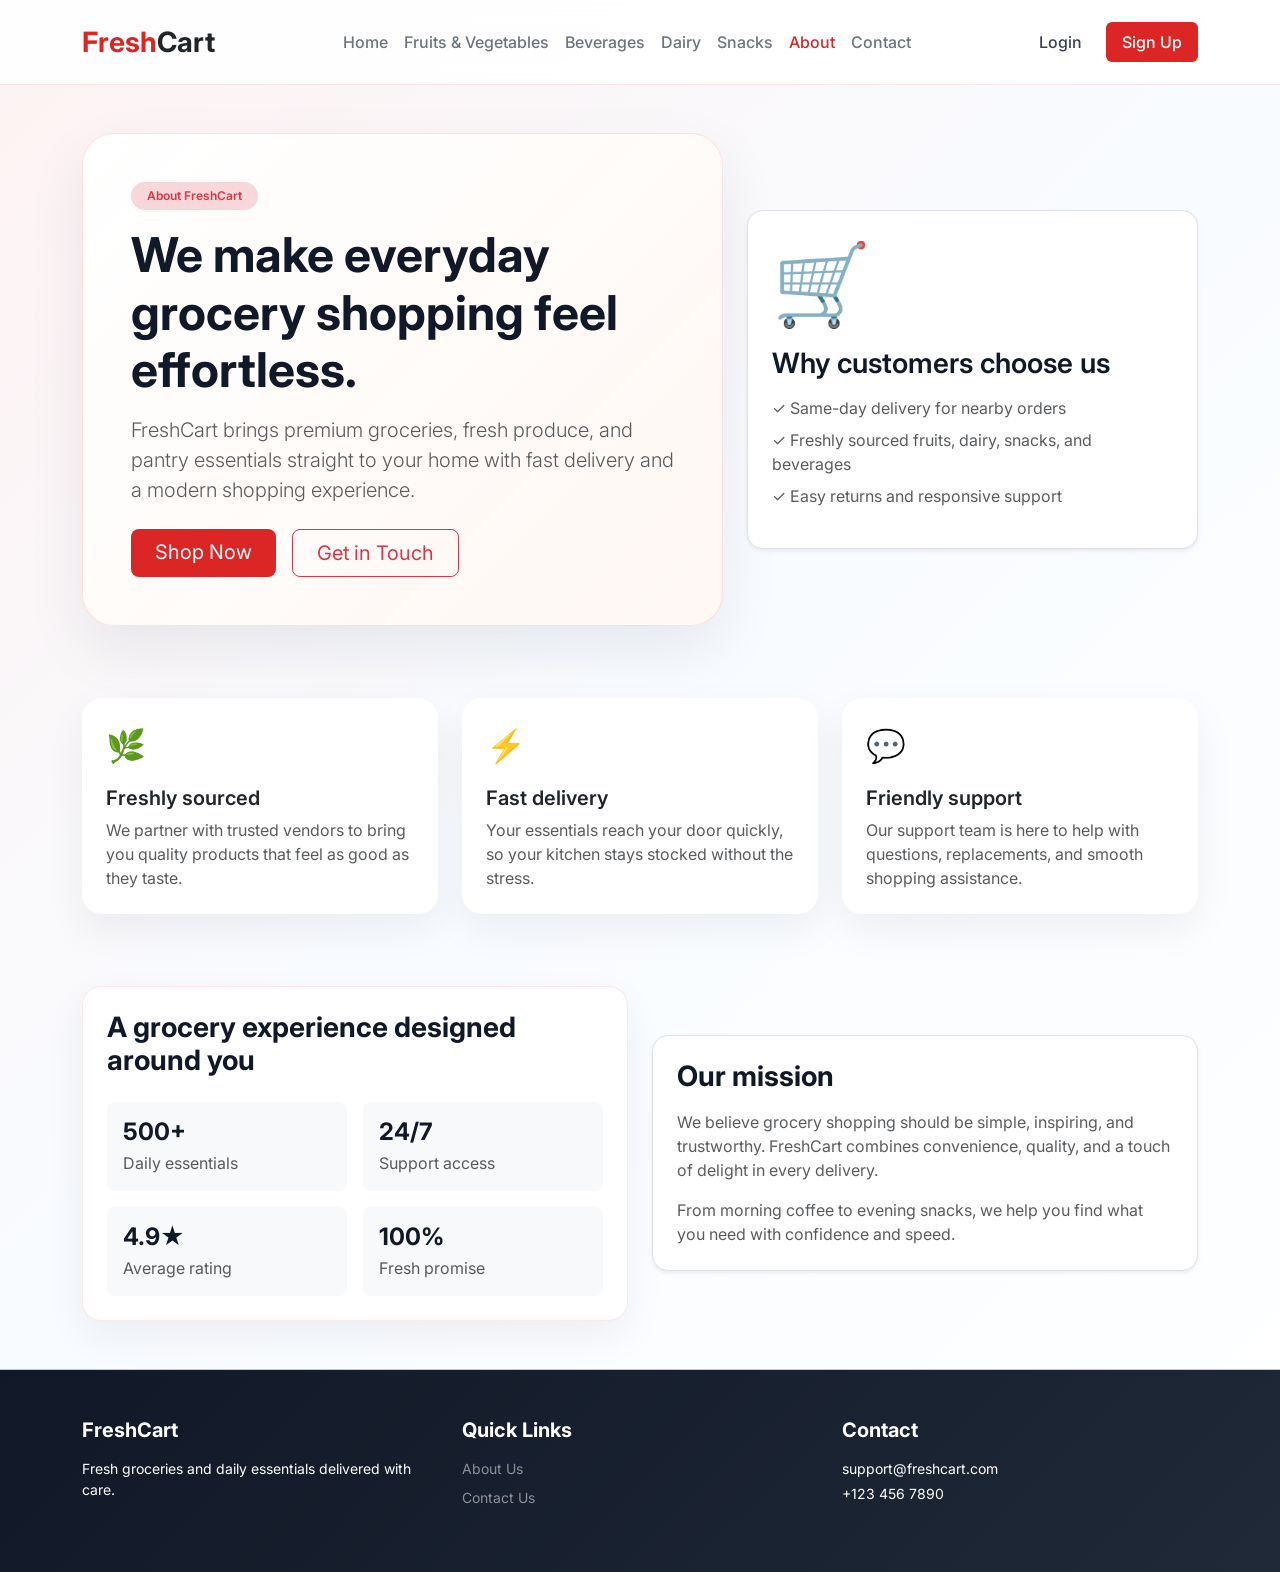
<file: Freshcart/about.html>
<!DOCTYPE html>
<html lang="en">
<head>
    <meta charset="UTF-8">
    <meta name="viewport" content="width=device-width, initial-scale=1.0">
    <title>FreshCart - About Us</title>
    <link href="https://cdn.jsdelivr.net/npm/bootstrap@5.3.3/dist/css/bootstrap.min.css" rel="stylesheet">
    <link rel="preconnect" href="https://fonts.googleapis.com">
    <link rel="preconnect" href="https://fonts.gstatic.com" crossorigin>
    <link href="https://fonts.googleapis.com/css2?family=Inter:wght@400;500;600;700;800&display=swap" rel="stylesheet">
    <style>
        body {
            font-family: 'Inter', sans-serif;
            background: linear-gradient(135deg, #fef2f2 0%, #f8fbff 45%, #ffffff 100%);
            color: #111827;
            display: flex;
            flex-direction: column;
            min-height: 100vh;
        }
        .navbar-glass {
            background: rgba(255,255,255,0.9);
            -webkit-backdrop-filter: blur(14px);
            backdrop-filter: blur(14px);
            border-bottom: 1px solid rgba(220, 38, 38, 0.1);
        }
        .text-brand { color: #dc2626 !important; }
        .btn-brand {
            background-color: #dc2626;
            color: white;
            border: none;
        }
        .btn-brand:hover {
            background-color: #b91c1c;
            color: white;
        }
        .hero-card {
            background: linear-gradient(135deg, rgba(255,255,255,0.98), rgba(255,247,242,0.96));
            border: 1px solid rgba(220, 38, 38, 0.12);
            border-radius: 2rem;
            box-shadow: 0 24px 60px rgba(15, 23, 42, 0.08);
        }
        .feature-card {
            border: 0;
            border-radius: 1.25rem;
            box-shadow: 0 16px 40px rgba(15, 23, 42, 0.06);
            transition: transform 0.25s ease, box-shadow 0.25s ease;
        }
        .feature-card:hover {
            transform: translateY(-6px);
            box-shadow: 0 20px 50px rgba(15, 23, 42, 0.12);
        }
        .stats-card {
            background: white;
            border-radius: 1.2rem;
            border: 1px solid rgba(220, 38, 38, 0.1);
            box-shadow: 0 16px 40px rgba(15, 23, 42, 0.06);
        }
        .footer-shell {
            background: linear-gradient(135deg, #111827 0%, #1f2937 100%);
        }
        .text-white-hover {
            color: #9ca3af; 
            transition: color 0.18s ease;
        }
        .text-white-hover:hover {
            color: #ffffff !important;
        }
        .btn-login {
            border: none !important;
            color: #374151;
        }
        .btn-login:hover {
            color: #0d6efd !important; 
        }
    </style>
</head>
<body>
    <nav class="navbar navbar-expand-lg navbar-glass sticky-top py-3">
        <div class="container">
            <a class="navbar-brand fw-bold fs-3" href="index.html">
                <span class="text-brand">Fresh</span><span class="text-dark">Cart</span>
            </a>
            <button class="navbar-toggler" type="button" data-bs-toggle="collapse" data-bs-target="#navbarNav" aria-label="Toggle navigation">
                <span class="navbar-toggler-icon"></span>
            </button>
            <div class="collapse navbar-collapse" id="navbarNav">
                <ul class="navbar-nav mx-auto mb-2 mb-lg-0 fw-medium">
                    <li class="nav-item"><a class="nav-link text-secondary" href="index.html">Home</a></li>
                    <li class="nav-item"><a class="nav-link text-secondary" href="fruits-vegetable.html">Fruits & Vegetables</a></li>
                    <li class="nav-item"><a class="nav-link text-secondary" href="beverages.html">Beverages</a></li>
                    <li class="nav-item"><a class="nav-link text-secondary" href="dairy.html">Dairy</a></li>
                    <li class="nav-item"><a class="nav-link text-secondary" href="snacks.html">Snacks</a></li>
                    <li class="nav-item"><a class="nav-link active text-brand" href="about.html">About</a></li>
                    <li class="nav-item"><a class="nav-link text-secondary" href="contact.html">Contact</a></li>
                </ul>
                <a href="login.html" class="btn btn-login me-2 px-3 py-2 fw-medium">Login</a>
                <a href="signup.html" class="btn btn-brand px-3 py-2 fw-medium">Sign Up</a>
            </div>
        </div>
    </nav>

    <main>
        <section class="container py-5">
            <div class="row align-items-center g-4">
                <div class="col-lg-7">
                    <div class="hero-card p-4 p-lg-5">
                        <span class="badge rounded-pill bg-danger-subtle text-danger fw-semibold px-3 py-2 mb-3">About FreshCart</span>
                        <h1 class="display-5 fw-bold mb-3">We make everyday grocery shopping feel effortless.</h1>
                        <p class="lead text-muted mb-4">FreshCart brings premium groceries, fresh produce, and pantry essentials straight to your home with fast delivery and a modern shopping experience.</p>
                        <div class="d-flex flex-wrap gap-3">
                            <a href="index.html" class="btn btn-brand btn-lg px-4 py-2">Shop Now</a>
                            <a href="contact.html" class="btn btn-outline-danger btn-lg px-4 py-2">Get in Touch</a>
                        </div>
                    </div>
                </div>
                <div class="col-lg-5">
                    <div class="p-4 rounded-4 bg-white shadow-sm border">
                        <div class="display-1 mb-3">🛒</div>
                        <h3 class="fw-semibold mb-3">Why customers choose us</h3>
                        <ul class="list-unstyled text-muted">
                            <li class="mb-2">✓ Same-day delivery for nearby orders</li>
                            <li class="mb-2">✓ Freshly sourced fruits, dairy, snacks, and beverages</li>
                            <li class="mb-2">✓ Easy returns and responsive support</li>
                        </ul>
                    </div>
                </div>
            </div>
        </section>

        <section class="container py-4">
            <div class="row g-4">
                <div class="col-md-4">
                    <div class="feature-card card h-100 p-4">
                        <div class="fs-2 mb-3">🌿</div>
                        <h5 class="fw-semibold">Freshly sourced</h5>
                        <p class="text-muted mb-0">We partner with trusted vendors to bring you quality products that feel as good as they taste.</p>
                    </div>
                </div>
                <div class="col-md-4">
                    <div class="feature-card card h-100 p-4">
                        <div class="fs-2 mb-3">⚡</div>
                        <h5 class="fw-semibold">Fast delivery</h5>
                        <p class="text-muted mb-0">Your essentials reach your door quickly, so your kitchen stays stocked without the stress.</p>
                    </div>
                </div>
                <div class="col-md-4">
                    <div class="feature-card card h-100 p-4">
                        <div class="fs-2 mb-3">💬</div>
                        <h5 class="fw-semibold">Friendly support</h5>
                        <p class="text-muted mb-0">Our support team is here to help with questions, replacements, and smooth shopping assistance.</p>
                    </div>
                </div>
            </div>
        </section>

        <section class="container py-5">
            <div class="row g-4 align-items-center">
                <div class="col-lg-6">
                    <div class="stats-card p-4">
                        <h3 class="fw-bold mb-4">A grocery experience designed around you</h3>
                        <div class="row g-3">
                            <div class="col-6">
                                <div class="p-3 rounded-3 bg-light">
                                    <h4 class="fw-bold mb-1">500+</h4>
                                    <p class="text-muted mb-0">Daily essentials</p>
                                </div>
                            </div>
                            <div class="col-6">
                                <div class="p-3 rounded-3 bg-light">
                                    <h4 class="fw-bold mb-1">24/7</h4>
                                    <p class="text-muted mb-0">Support access</p>
                                </div>
                            </div>
                            <div class="col-6">
                                <div class="p-3 rounded-3 bg-light">
                                    <h4 class="fw-bold mb-1">4.9★</h4>
                                    <p class="text-muted mb-0">Average rating</p>
                                </div>
                            </div>
                            <div class="col-6">
                                <div class="p-3 rounded-3 bg-light">
                                    <h4 class="fw-bold mb-1">100%</h4>
                                    <p class="text-muted mb-0">Fresh promise</p>
                                </div>
                            </div>
                        </div>
                    </div>
                </div>
                <div class="col-lg-6">
                    <div class="p-4 rounded-4 bg-white shadow-sm border">
                        <h3 class="fw-bold mb-3">Our mission</h3>
                        <p class="text-muted">We believe grocery shopping should be simple, inspiring, and trustworthy. FreshCart combines convenience, quality, and a touch of delight in every delivery.</p>
                        <p class="text-muted mb-0">From morning coffee to evening snacks, we help you find what you need with confidence and speed.</p>
                    </div>
                </div>
            </div>
        </section>
    </main>

    <footer class="footer-shell text-white py-5 mt-auto border-top border-secondary-subtle">
        <div class="container">
            <div class="row g-4">
                <div class="col-md-4">
                    <h5 class="text-white fw-bold mb-3">FreshCart</h5>
                    <p class="small">Fresh groceries and daily essentials delivered with care.</p>
                </div>
                <div class="col-md-4">
                    <h5 class="text-white fw-bold mb-3">Quick Links</h5>
                    <ul class="list-unstyled small d-flex flex-column gap-2">
                        <li><a href="about.html" class="text-white-50 text-decoration-none text-white-hover">About Us</a></li>
                        <li><a href="contact.html" class="text-white-50 text-decoration-none text-white-hover">Contact Us</a></li>
                    </ul>
                </div>
                <div class="col-md-4">
                    <h5 class="text-white fw-bold mb-3">Contact</h5>
                    <p class="small mb-1">support@freshcart.com</p>
                    <p class="small">+123 456 7890</p>
                </div>
            </div>
        </div>
    </footer>

    <script src="https://cdn.jsdelivr.net/npm/bootstrap@5.3.3/dist/js/bootstrap.bundle.min.js"></script>
</body>
</html>
</file>
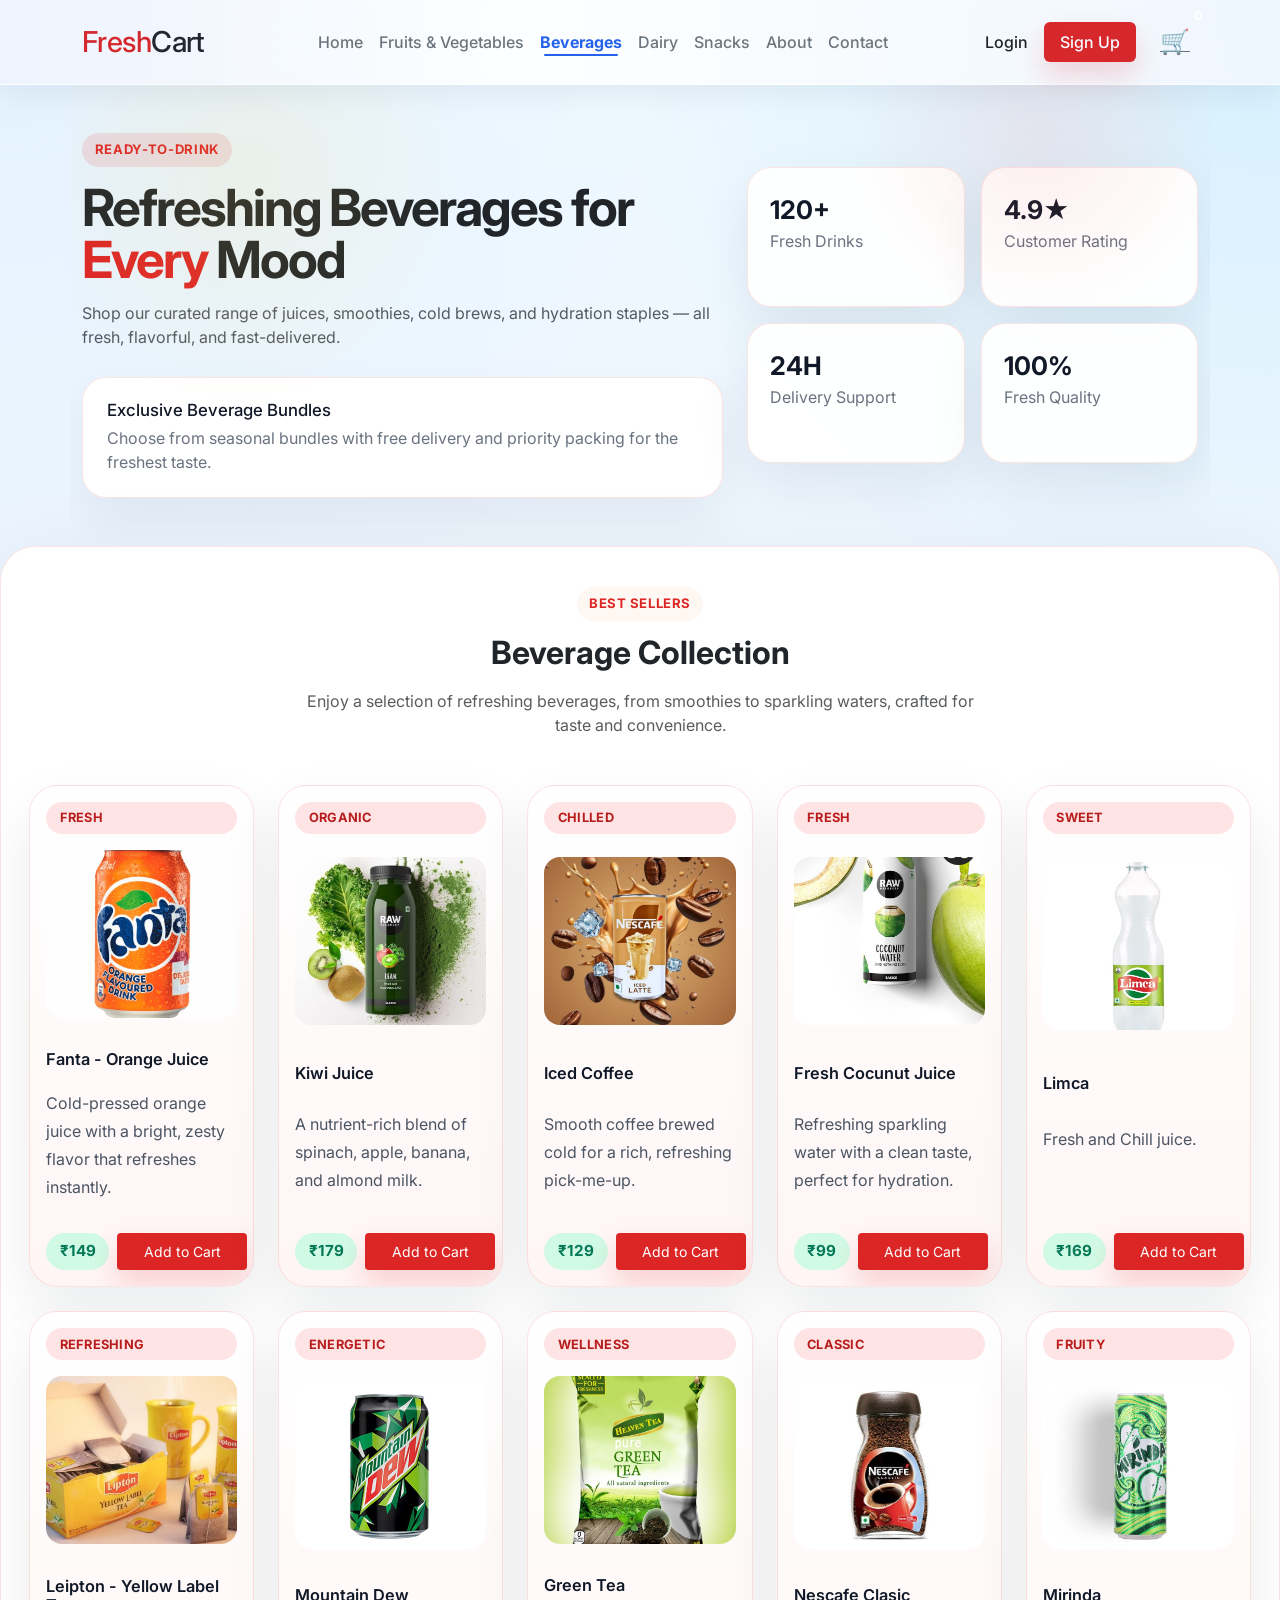
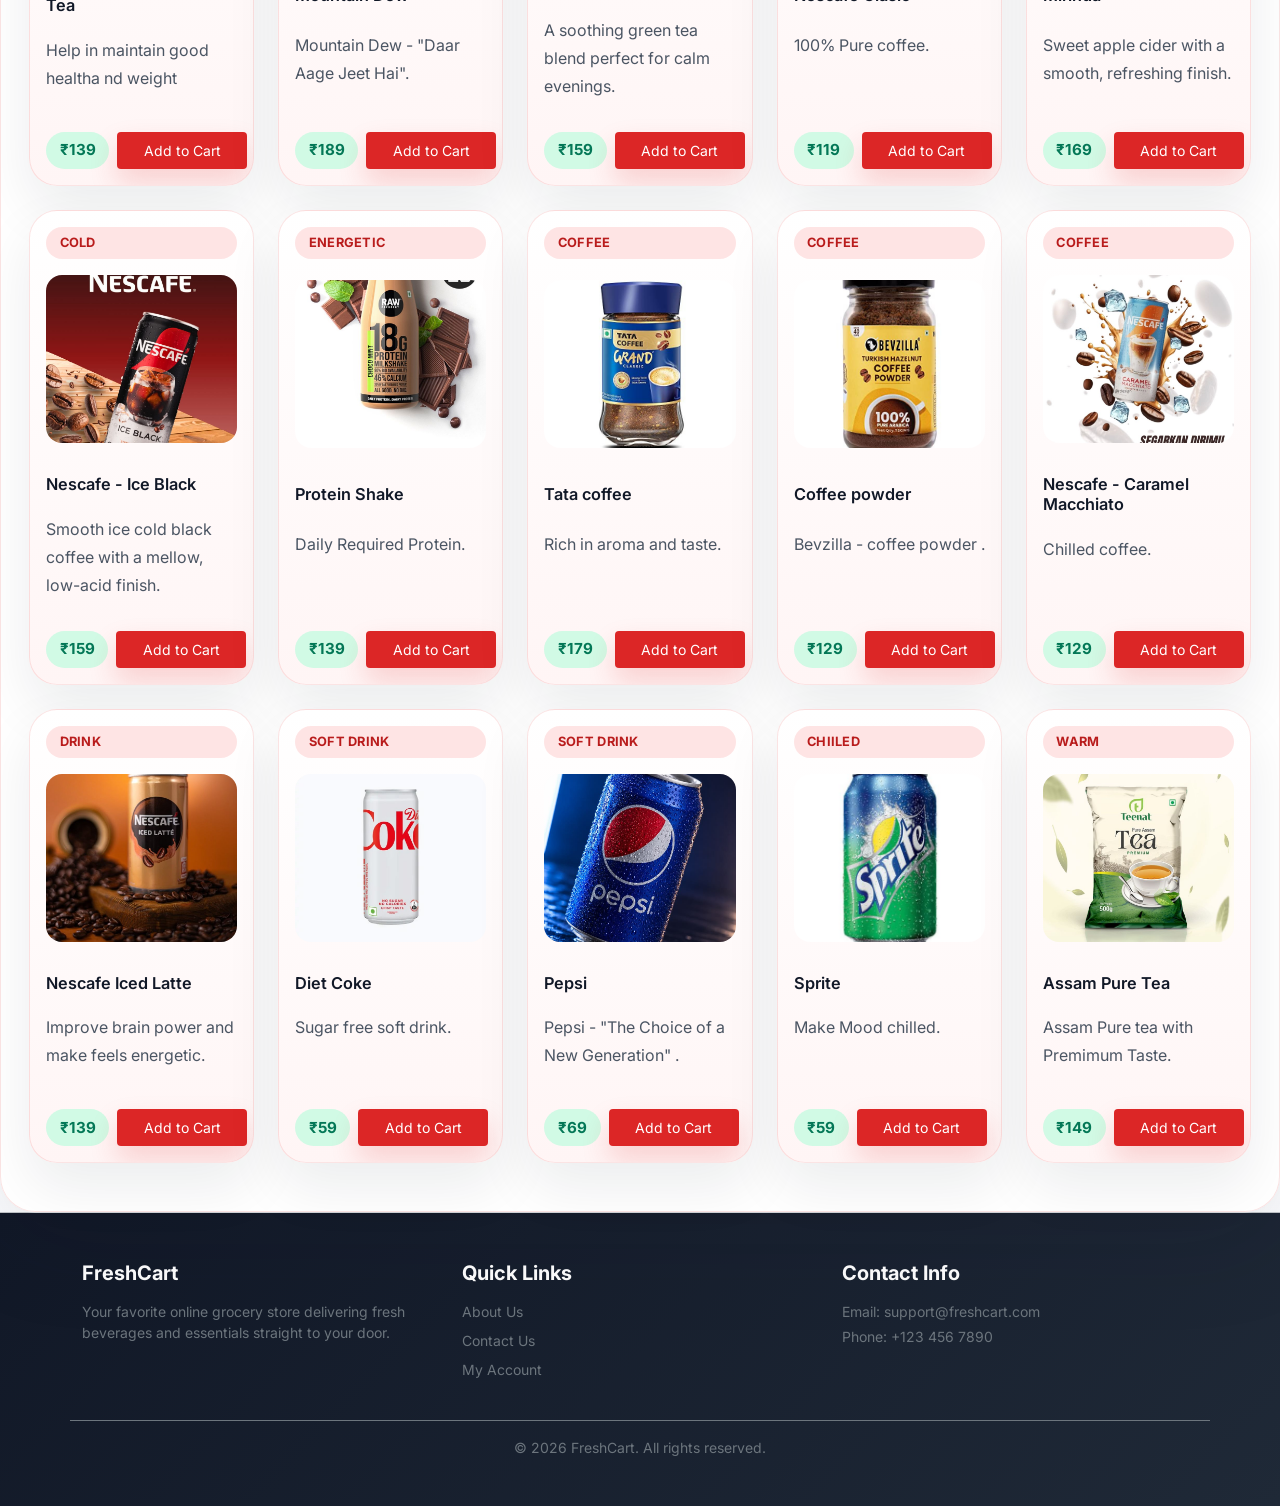
<file: Freshcart/beverages.html>
﻿<!DOCTYPE html>
<html lang="en">
<head>
    <meta charset="UTF-8">
    <meta name="viewport" content="width=device-width, initial-scale=1.0">
    <title>FreshCart - Beverages</title>
    <link href="https://cdn.jsdelivr.net/npm/bootstrap@5.3.3/dist/css/bootstrap.min.css" rel="stylesheet">
    <link rel="preconnect" href="https://fonts.googleapis.com">
    <link rel="preconnect" href="https://fonts.gstatic.com" crossorigin>
    <link href="https://fonts.googleapis.com/css2?family=Inter:wght@400;500;600;700;800&display=swap" rel="stylesheet">
    <link rel="stylesheet" href="style.css">
    <style>
        body {
            background: radial-gradient(circle at top left, rgba(191, 219, 254, 0.24), transparent 22%),
                        radial-gradient(circle at top right, rgba(56, 189, 248, 0.14), transparent 20%),
                        linear-gradient(180deg, #eff9ff 0%, #eef4ff 40%, #ffffff 100%);
            color: #111827;
        }
        .section-hero {
            padding-bottom: 2.5rem;
            position: relative;
            overflow: hidden;
        }
        .section-hero::before {
            content: "";
            position: absolute;
            inset: 0;
            background: radial-gradient(circle at 15% 20%, rgba(252, 211, 77, 0.12), transparent 22%),
                        radial-gradient(circle at 85% 10%, rgba(248, 113, 113, 0.12), transparent 18%);
            pointer-events: none;
        }
        .section-hero .section-pill {
            background: rgba(220, 38, 38, 0.12);
            color: #dc2626;
            font-weight: 700;
            letter-spacing: 0.05em;
        }
        .section-hero h1 {
            font-size: clamp(2.5rem, 4vw, 4.6rem);
            line-height: 1.02;
            letter-spacing: -0.04em;
        }
        .section-hero p {
            max-width: 44rem;
        }
        .hero-highlight {
            margin-top: 1.75rem;
            padding: 1.4rem 1.5rem;
            border-radius: 1.5rem;
            background: rgba(255, 255, 255, 0.96);
            border: 1px solid rgba(220, 38, 38, 0.12);
            box-shadow: 0 22px 50px rgba(15, 23, 42, 0.06);
        }
        .hero-highlight h3 {
            font-size: 1.05rem;
            margin-bottom: 0.35rem;
        }
        .hero-highlight p {
            margin: 0;
            color: #6b7280;
        }
        .stat-card {
            background: rgba(255, 255, 255, 0.95);
            border-radius: 1.5rem;
            border: 1px solid rgba(220, 38, 38, 0.12);
            box-shadow: 0 22px 55px rgba(15, 23, 42, 0.08);
            padding: 1.4rem;
            min-height: 140px;
        }
        .stat-card strong {
            display: block;
            font-size: 1.6rem;
            color: #111827;
        }
        .stat-card span {
            color: #6b7280;
        }
        .product-grid {
            background: rgba(255, 255, 255, 0.96);
            border-radius: 2.2rem;
            padding: 2.5rem 1.75rem 1.5rem;
            box-shadow: 0 32px 100px rgba(15, 23, 42, 0.1);
            border: 1px solid rgba(220, 38, 38, 0.12);
            backdrop-filter: blur(16px);
        }
        .product-card {
            border-radius: 1.75rem;
            border: 1px solid rgba(220, 38, 38, 0.12);
            background: linear-gradient(180deg, #ffffff 0%, #fff5f5 100%);
            box-shadow: 0 24px 55px rgba(15, 23, 42, 0.08);
            transition: transform 0.25s ease, box-shadow 0.25s ease, border-color 0.25s ease;
            display: flex;
            flex-direction: column;
            justify-content: space-between;
            gap: 1rem;
            padding: 1.35rem;
            min-height: 380px;
            overflow: hidden;
        }
        .product-card:hover {
            transform: translateY(-6px);
            box-shadow: 0 28px 50px rgba(15, 23, 42, 0.16);
            border-color: rgba(220, 38, 38, 0.22);
        }
        .product-card img {
            height: 168px;
            object-fit: cover;
            border-radius: 1.25rem;
            width: 100%;
        }
        .product-tag {
            display: inline-flex;
            align-items: center;
            gap: 0.35rem;
            padding: 0.4rem 0.85rem;
            border-radius: 999px;
            background: rgba(254, 226, 226, 0.9);
            color: #b91c1c;
            font-size: 0.8rem;
            font-weight: 700;
            letter-spacing: 0.02em;
            text-transform: uppercase;
        }
        .product-desc {
            color: #4b5563;
            line-height: 1.75;
            min-height: 4rem;
        }
        .product-card h3 {
            font-size: 1.02rem;
        }
        .product-card .btn {
            align-self: flex-end;
            min-width: 130px;
        }
        .price-label {
            display: inline-flex;
            align-items: center;
            justify-content: center;
            background: #d1fae5;
            color: #047857;
            padding: 0.45rem 0.85rem;
            border-radius: 999px;
            font-size: 0.95rem;
            font-weight: 700;
            white-space: nowrap;
        }
        .brand-word {
            color: #dc2626 !important;
        }
        .btn-brand {
            background-color: #dc2626 !important;
            color: white !important;
            border: none !important;
            box-shadow: 0 14px 28px rgba(220, 38, 38, 0.18);
        }
    </style>
</head>
<body class="bg-light d-flex flex-column min-vh-screen page-shell">
    <nav class="navbar navbar-expand-lg navbar-glass sticky-top py-3">
        <div class="container">
            <a class="navbar-brand fw-bold fs-3" href="index.html">
                <h1><span class="brand-word">Fresh</span><span class="text-dark">Cart</span></h1>
            </a>
            <button class="navbar-toggler" type="button" data-bs-toggle="collapse" data-bs-target="#navbarNav" aria-controls="navbarNav" aria-expanded="false" aria-label="Toggle navigation">
                <span class="navbar-toggler-icon"></span>
            </button>
            <div class="collapse navbar-collapse" id="navbarNav">
                <ul class="navbar-nav mx-auto mb-2 mb-lg-0 fw-medium">
                    <li class="nav-item">
                        <a class="nav-link text-secondary" href="index.html">Home</a>
                    </li>
                    <li class="nav-item">
                        <a class="nav-link text-secondary" href="fruits-vegetable.html">Fruits & Vegetables</a>
                    </li>
                    <li class="nav-item">
                        <a class="nav-link active text-brand" href="beverages.html">Beverages</a>
                    </li>
                    <li class="nav-item">
                        <a class="nav-link text-secondary" href="dairy.html">Dairy</a>
                    </li>
                    <li class="nav-item">
                        <a class="nav-link text-secondary" href="snacks.html">Snacks</a>
                    </li>
                    <li class="nav-item">
                        <a class="nav-link text-secondary" href="about.html">About</a>
                    </li>
                    <li class="nav-item">
                        <a class="nav-link text-secondary" href="contact.html">Contact</a>
                    </li>
                </ul>
                <div class="d-flex align-items-center gap-3">
                    <a href="login.html" class="nav-link fw-medium text-dark">Login</a>
                    <a href="signup.html" class="btn btn-brand px-3 py-2 fw-medium">Sign Up</a>
                    <a href="cart.html" class="position-relative p-2 text-secondary">
                        <span class="fs-4">🛒</span>
                        <span class="position-absolute top-0 start-100 translate-middle badge rounded-pill bg-brand text-white">0</span>
                    </a>
                </div>
            </div>
        </div>
    </nav>
    <main class="flex-grow-1">
        <section class="section-hero container py-5">
            <div class="row align-items-center gy-4">
                <div class="col-lg-7">
                    <span class="section-pill">Ready-to-Drink</span>
                    <h1 class="fw-bold text-dark mb-3">Refreshing Beverages for <span style="color: #dc2626;">Every</span> Mood</h1>
                    <p class="text-muted fs-6 mb-4">Shop our curated range of juices, smoothies, cold brews, and hydration staples — all fresh, flavorful, and fast-delivered.</p>
                    <div class="hero-highlight">
                        <h3>Exclusive Beverage Bundles</h3>
                        <p>Choose from seasonal bundles with free delivery and priority packing for the freshest taste.</p>
                    </div>
                </div>
                <div class="col-lg-5">
                    <div class="row g-3">
                        <div class="col-6">
                            <div class="stat-card">
                                <strong>120+</strong>
                                <span>Fresh Drinks</span>
                            </div>
                        </div>
                        <div class="col-6">
                            <div class="stat-card">
                                <strong>4.9★</strong>
                                <span>Customer Rating</span>
                            </div>
                        </div>
                        <div class="col-6">
                            <div class="stat-card">
                                <strong>24H</strong>
                                <span>Delivery Support</span>
                            </div>
                        </div>
                        <div class="col-6">
                            <div class="stat-card">
                                <strong>100%</strong>
                                <span>Fresh Quality</span>
                            </div>
                        </div>
                    </div>
                </div>
            </div>
        </section>
        <section id="products" class="product-grid container-fluid pb-5">
            <div class="text-center mb-5">
                <span class="section-pill">Best sellers</span>
                <h2 class="text-center fw-bold text-dark mb-3">Beverage Collection</h2>
                <p class="text-muted mx-auto" style="max-width: 680px;">Enjoy a selection of refreshing beverages, from smoothies to sparkling waters, crafted for taste and convenience.</p>
            </div>
            <div class="row row-cols-1 row-cols-sm-2 row-cols-md-3 row-cols-xl-5 g-4">
                <div class="col">
                    <article class="product-card p-3 h-100">
                        <span class="product-tag">Fresh</span>
                        <img src="Images/Beverages/fanta.jpeg" alt="Orange Juice" class="img-fluid rounded-4 mb-3">
                        <h3 class="h6 fw-semibold mb-1">Fanta - Orange Juice</h3>
                        <p class="product-desc mb-3">Cold-pressed orange juice with a bright, zesty flavor that refreshes instantly.</p>
                        <div class="d-flex align-items-center gap-2">
                            <span class="price-label">₹149</span>
                            <a href="#" class="btn btn-brand btn-sm px-3 py-2">Add to Cart</a>
                        </div>
                    </article>
                </div>
                <div class="col">
                    <article class="product-card p-3 h-100">
                        <span class="product-tag">Organic</span>
                        <img src="Images/Beverages/rawpressery3.jpeg" alt="Green Smoothie" class="img-fluid rounded-4 mb-3">
                        <h3 class="h6 fw-semibold mb-1">Kiwi Juice</h3>
                        <p class="product-desc mb-3">A nutrient-rich blend of spinach, apple, banana, and almond milk.</p>
                        <div class="d-flex align-items-center gap-2">
                            <span class="price-label">₹179</span>
                            <a href="#" class="btn btn-brand btn-sm px-3 py-2">Add to Cart</a>
                        </div>
                    </article>
                </div>
                <div class="col">
                    <article class="product-card p-3 h-100">
                        <span class="product-tag">Chilled</span>
                        <img src="Images/Beverages/coffee5.jpeg" alt="Iced Coffee" class="img-fluid rounded-4 mb-3">
                        <h3 class="h6 fw-semibold mb-1">Iced Coffee</h3>
                        <p class="product-desc mb-3">Smooth coffee brewed cold for a rich, refreshing pick-me-up.</p>
                        <div class="d-flex align-items-center gap-2">
                            <span class="price-label">₹129</span>
                            <a href="#" class="btn btn-brand btn-sm px-3 py-2">Add to Cart</a>
                        </div>
                    </article>
                </div>
                <div class="col">
                    <article class="product-card p-3 h-100">
                        <span class="product-tag">Fresh</span>
                        <img src="Images/Beverages/rawpressery2.jpeg" alt="Sparkling Water" class="img-fluid rounded-4 mb-3">
                        <h3 class="h6 fw-semibold mb-1">Fresh Cocunut Juice </h3>
                        <p class="product-desc mb-3">Refreshing sparkling water with a clean taste, perfect for hydration.</p>
                        <div class="d-flex align-items-center gap-2">
                            <span class="price-label">₹99</span>
                            <a href="#" class="btn btn-brand btn-sm px-3 py-2">Add to Cart</a>
                        </div>
                    </article>
                </div>
                <div class="col">
                    <article class="product-card p-3 h-100">
                        <span class="product-tag">Sweet</span>
                        <img src="Images/Beverages/limca.jpeg" alt="Mango Lassi" class="img-fluid rounded-4 mb-3">
                        <h3 class="h6 fw-semibold mb-1">Limca</h3>
                        <p class="product-desc mb-3">Fresh and Chill juice.</p>
                        <div class="d-flex align-items-center gap-2">
                            <span class="price-label">₹169</span>
                            <a href="#" class="btn btn-brand btn-sm px-3 py-2">Add to Cart</a>
                        </div>
                    </article>
                </div>
                <div class="col">
                    <article class="product-card p-3 h-100">
                        <span class="product-tag">Refreshing</span>
                        <img src="Images/Beverages/tea1.jpeg" alt="Lemonade" class="img-fluid rounded-4 mb-3">
                        <h3 class="h6 fw-semibold mb-1">Leipton - Yellow Label Tea</h3>
                        <p class="product-desc mb-3">Help in maintain good healtha nd weight</p>
                        <div class="d-flex align-items-center gap-2">
                            <span class="price-label">₹139</span>
                            <a href="#" class="btn btn-brand btn-sm px-3 py-2">Add to Cart</a>
                        </div>
                    </article>
                </div>
                <div class="col">
                    <article class="product-card p-3 h-100">
                        <span class="product-tag">Energetic</span>
                        <img src="Images/Beverages/moutaindew.jpeg" class="img-fluid rounded-4 mb-3">
                        <h3 class="h6 fw-semibold mb-1">Mountain Dew</h3>
                        <p class="product-desc mb-3">Mountain Dew - "Daar Aage Jeet Hai".</p>
                        <div class="d-flex align-items-center gap-2">
                            <span class="price-label">₹189</span>
                            <a href="#" class="btn btn-brand btn-sm px-3 py-2">Add to Cart</a>
                        </div>
                    </article>
                </div>
                <div class="col">
                    <article class="product-card p-3 h-100">
                        <span class="product-tag">Wellness</span>
                        <img src="Images/Beverages/tea3.jpeg" alt="Herbal Tea" class="img-fluid rounded-4 mb-3">
                        <h3 class="h6 fw-semibold mb-1">Green Tea</h3>
                        <p class="product-desc mb-3">A soothing green tea blend perfect for calm evenings.</p>
                        <div class="d-flex align-items-center gap-2">
                            <span class="price-label">₹159</span>
                            <a href="#" class="btn btn-brand btn-sm px-3 py-2">Add to Cart</a>
                        </div>
                    </article>
                </div>
                <div class="col">
                    <article class="product-card p-3 h-100">
                        <span class="product-tag">Classic</span>
                        <img src="Images/Beverages/coffee1.jpeg" alt="Black Coffee" class="img-fluid rounded-4 mb-3">
                        <h3 class="h6 fw-semibold mb-1">Nescafe Clasic</h3>
                        <p class="product-desc mb-3">100% Pure coffee.</p>
                        <div class="d-flex align-items-center gap-2">
                            <span class="price-label">₹119</span>
                            <a href="#" class="btn btn-brand btn-sm px-3 py-2">Add to Cart</a>
                        </div>
                    </article>
                </div>
                <div class="col">
                    <article class="product-card p-3 h-100">
                        <span class="product-tag">Fruity</span>
                        <img src="Images/Beverages/mirinda.jpeg" alt="Apple Cider" class="img-fluid rounded-4 mb-3">
                        <h3 class="h6 fw-semibold mb-1">Mirinda</h3>
                        <p class="product-desc mb-3">Sweet apple cider with a smooth, refreshing finish.</p>
                        <div class="d-flex align-items-center gap-2">
                            <span class="price-label">₹169</span>
                            <a href="#" class="btn btn-brand btn-sm px-3 py-2">Add to Cart</a>
                        </div>
                    </article>
                </div>
                <div class="col">
                    <article class="product-card p-3 h-100">
                        <span class="product-tag">Cold</span>
                        <img src="Images/Beverages/coffee6.jpeg" alt="Cold Brew" class="img-fluid rounded-4 mb-3">
                        <h3 class="h6 fw-semibold mb-1">Nescafe - Ice Black</h3>
                        <p class="product-desc mb-3">Smooth ice cold black coffee with a mellow, low-acid finish.</p>
                        <div class="d-flex align-items-center gap-2">
                            <span class="price-label">₹159</span>
                            <a href="#" class="btn btn-brand btn-sm px-3 py-2">Add to Cart</a>
                        </div>
                    </article>
                </div>
                <div class="col">
                    <article class="product-card p-3 h-100">
                        <span class="product-tag">Energetic </span>
                        <img src="Images/Beverages/rawpressery1.jpeg" alt="Coconut Water" class="img-fluid rounded-4 mb-3">
                        <h3 class="h6 fw-semibold mb-1">Protein Shake</h3>
                        <p class="product-desc mb-3">Daily Required Protein.</p>
                        <div class="d-flex align-items-center gap-2">
                            <span class="price-label">₹139</span>
                            <a href="#" class="btn btn-brand btn-sm px-3 py-2">Add to Cart</a>
                        </div>
                    </article>
                </div>
                <div class="col">
                    <article class="product-card p-3 h-100">
                        <span class="product-tag">Coffee</span>
                        <img src="Images/Beverages/coffee4.jpeg" alt="Berry Smoothie" class="img-fluid rounded-4 mb-3">
                        <h3 class="h6 fw-semibold mb-1">Tata coffee</h3>
                        <p class="product-desc mb-3"z>Rich in aroma and taste.</p>
                        <div class="d-flex align-items-center gap-2">
                            <span class="price-label">₹179</span>
                            <a href="#" class="btn btn-brand btn-sm px-3 py-2">Add to Cart</a>
                        </div>
                    </article>
                </div>
                <div class="col">
                    <article class="product-card p-3 h-100">
                        <span class="product-tag">Coffee</span>
                        <img src="Images/Beverages/coffee3.jpeg" alt="Mint Mojito" class="img-fluid rounded-4 mb-3">
                        <h3 class="h6 fw-semibold mb-1">Coffee powder</h3>
                        <p class="product-desc mb-3">Bevzilla - coffee powder .</p>
                        <div class="d-flex align-items-center gap-2">
                            <span class="price-label">₹129</span>
                            <a href="#" class="btn btn-brand btn-sm px-3 py-2">Add to Cart</a>
                        </div>
                    </article>
                </div>
                <div class="col">
                    <article class="product-card p-3 h-100">
                        <span class="product-tag">Coffee</span>
                        <img src="Images/Beverages/coffee7.jpeg" alt="Turmeric Latte" class="img-fluid rounded-4 mb-3">
                        <h3 class="h6 fw-semibold mb-1">Nescafe - Caramel Macchiato</h3>
                        <p class="product-desc mb-3">Chilled coffee.</p>
                        <div class="d-flex align-items-center gap-2">
                            <span class="price-label">₹129</span>
                            <a href="#" class="btn btn-brand btn-sm px-3 py-2">Add to Cart</a>
                        </div>
                    </article>
                </div>
                <div class="col">
                    <article class="product-card p-3 h-100">
                        <span class="product-tag">Drink</span>
                        <img src="Images/Beverages/coffee2.jpeg" alt="Peach Iced Tea" class="img-fluid rounded-4 mb-3">
                        <h3 class="h6 fw-semibold mb-1">Nescafe Iced Latte</h3>
                        <p class="product-desc mb-3">Improve brain power and make feels energetic.</p>
                        <div class="d-flex align-items-center gap-2">
                            <span class="price-label">₹139</span>
                            <a href="#" class="btn btn-brand btn-sm px-3 py-2">Add to Cart</a>
                        </div>
                    </article>
                </div>
                <div class="col">
                    <article class="product-card p-3 h-100">
                        <span class="product-tag">Soft Drink</span>
                        <img src="Images/Beverages/dietcoke.jpeg" alt="Almond Milk" class="img-fluid rounded-4 mb-3">
                        <h3 class="h6 fw-semibold mb-1">Diet Coke</h3>
                        <p class="product-desc mb-3">Sugar free soft drink.</p>
                        <div class="d-flex align-items-center gap-2">
                            <span class="price-label">₹59</span>
                            <a href="#" class="btn btn-brand btn-sm px-3 py-2">Add to Cart</a>
                        </div>
                    </article>
                </div>
                <div class="col">
                    <article class="product-card p-3 h-100">
                        <span class="product-tag">Soft Drink</span>
                        <img src="Images/Beverages/pepsi.jpeg" alt="Berry Infusion" class="img-fluid rounded-4 mb-3">
                        <h3 class="h6 fw-semibold mb-1">Pepsi</h3>
                        <p class="product-desc mb-3">Pepsi - "The Choice of a New Generation" .</p>
                        <div class="d-flex align-items-center gap-2">
                            <span class="price-label">₹69</span>
                            <a href="#" class="btn btn-brand btn-sm px-3 py-2">Add to Cart</a>
                        </div>
                    </article>
                </div>
                <div class="col">
                    <article class="product-card p-3 h-100">
                        <span class="product-tag">CHiiled</span>
                        <img src="Images/Beverages/sprite.jpeg" class="img-fluid rounded-4 mb-3">
                        <h3 class="h6 fw-semibold mb-1">Sprite</h3>
                        <p class="product-desc mb-3">Make Mood chilled.</p>
                        <div class="d-flex align-items-center gap-2">
                            <span class="price-label">₹59</span>
                            <a href="#" class="btn btn-brand btn-sm px-3 py-2">Add to Cart</a>
                        </div>
                    </article>
                </div>
                <div class="col">
                    <article class="product-card p-3 h-100">
                        <span class="product-tag">Warm</span>
                        <img src="Images/Beverages/tea2.jpeg" alt="Chai Latte" class="img-fluid rounded-4 mb-3">
                        <h3 class="h6 fw-semibold mb-1">Assam Pure Tea</h3>
                        <p class="product-desc mb-3">Assam Pure tea with Premimum Taste.</p>
                        <div class="d-flex align-items-center gap-2">
                            <span class="price-label">₹149</span>
                            <a href="#" class="btn btn-brand btn-sm px-3 py-2">Add to Cart</a>
                        </div>
                    </article>
                </div>
            </div>
        </section>
    </main>
    <footer class="footer-shell text-secondary py-5 mt-auto border-top border-secondary-subtle">
        <div class="container mb-4">
            <div class="row g-4">
                <div class="col-md-4">
                    <h5 class="text-white fw-bold mb-3">FreshCart</h5>
                    <p class="small">Your favorite online grocery store delivering fresh beverages and essentials straight to your door.</p>
                </div>
                <div class="col-md-4">
                    <h5 class="text-white fw-bold mb-3">Quick Links</h5>
                    <ul class="list-unstyled small d-flex flex-column gap-2">
                        <li><a href="about.html" class="text-secondary text-decoration-none text-white-hover">About Us</a></li>
                        <li><a href="contact.html" class="text-secondary text-decoration-none text-white-hover">Contact Us</a></li>
                        <li><a href="login.html" class="text-secondary text-decoration-none text-white-hover">My Account</a></li>
                    </ul>
                </div>
                <div class="col-md-4">
                    <h5 class="text-white fw-bold mb-3">Contact Info</h5>
                    <p class="small mb-1">Email: support@freshcart.com</p>
                    <p class="small">Phone: +123 456 7890</p>
                </div>
            </div>
        </div>
        <div class="container text-center border-top border-secondary pt-3 small">
            &copy; 2026 FreshCart. All rights reserved.
        </div>
    </footer>
    <script src="https://cdn.jsdelivr.net/npm/bootstrap@5.3.3/dist/js/bootstrap.bundle.min.js"></script>
</body>
</html>
</file>
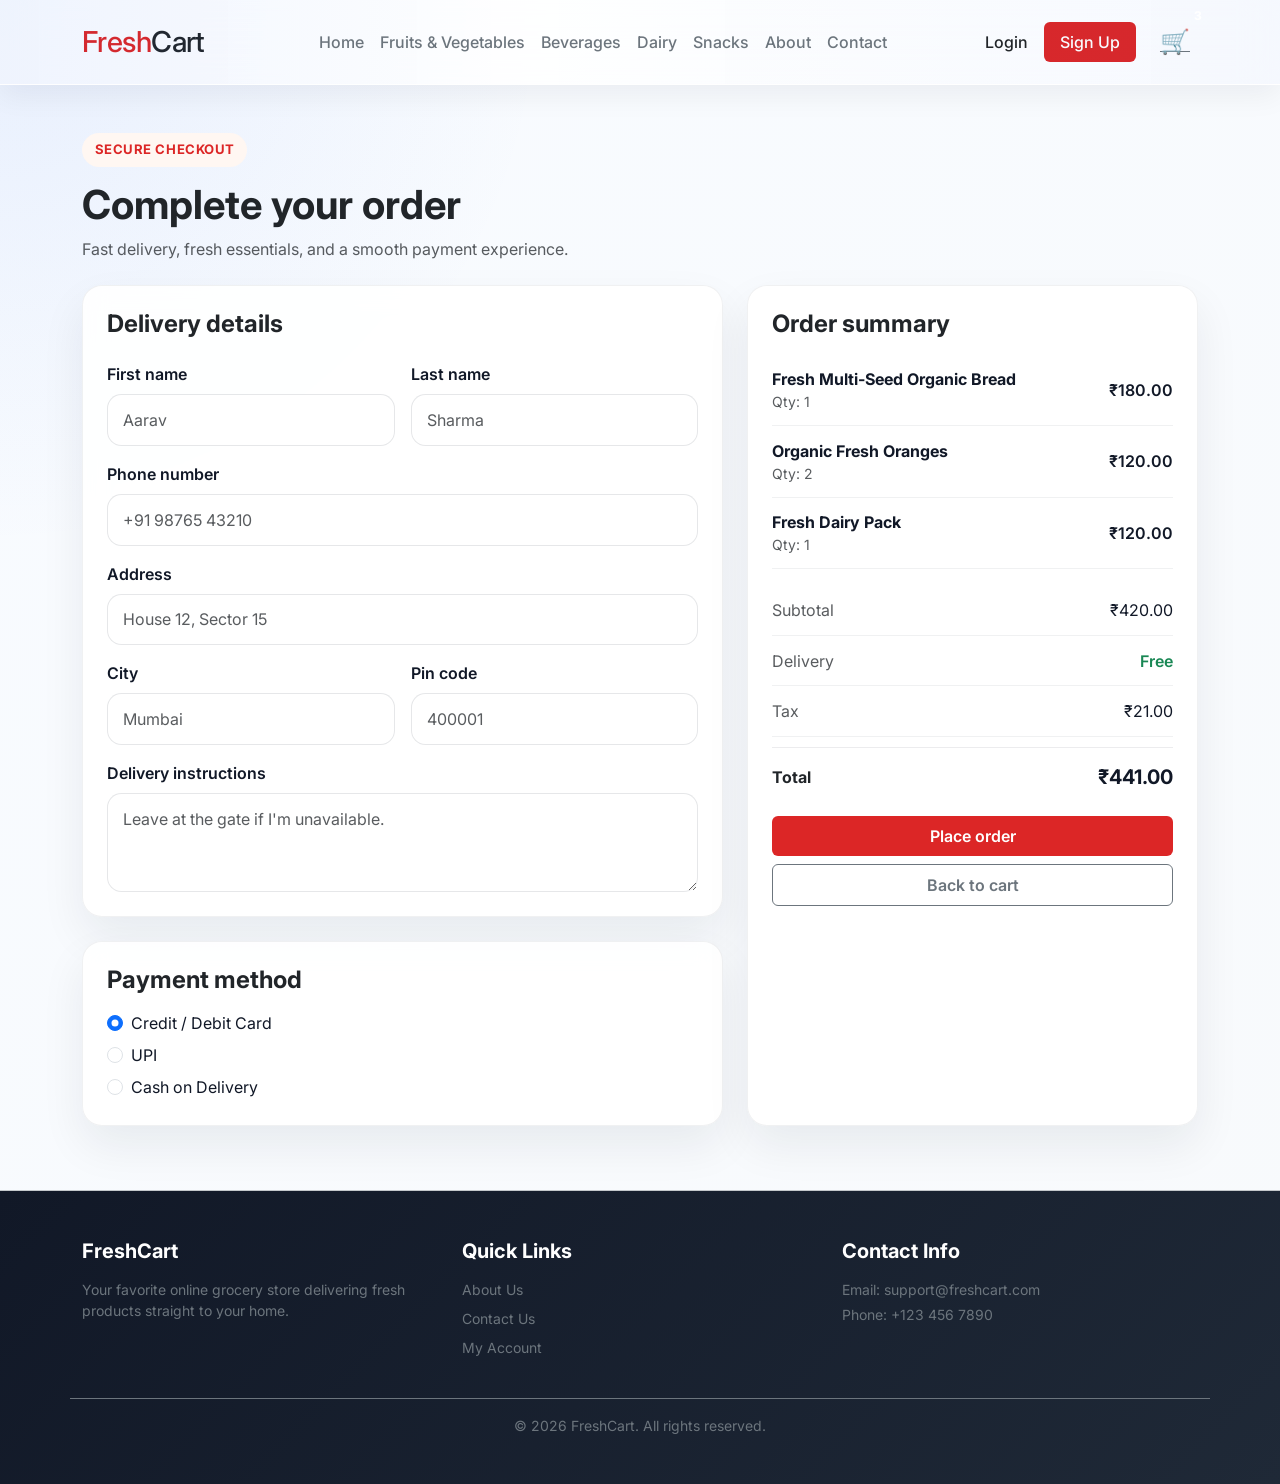
<file: Freshcart/checkout.html>
<!DOCTYPE html>
<html lang="en">
<head>
    <meta charset="UTF-8">
    <meta name="viewport" content="width=device-width, initial-scale=1.0">
    <title>FreshCart - Checkout</title>
    <link href="https://cdn.jsdelivr.net/npm/bootstrap@5.3.3/dist/css/bootstrap.min.css" rel="stylesheet">
    <link rel="preconnect" href="https://fonts.googleapis.com">
    <link rel="preconnect" href="https://fonts.gstatic.com" crossorigin>
    <link href="https://fonts.googleapis.com/css2?family=Inter:wght@400;500;600;700;800&display=swap" rel="stylesheet">
    <link rel="stylesheet" href="style.css">
    <style>
        .checkout-shell {
            padding: 3rem 0 4rem;
        }

        .checkout-card {
            background: rgba(255, 255, 255, 0.9);
            border: 1px solid rgba(15, 23, 42, 0.06);
            border-radius: 1.25rem;
            box-shadow: 0 20px 45px rgba(15, 23, 42, 0.07);
            -webkit-backdrop-filter: blur(12px);
            backdrop-filter: blur(12px);
        }

        .brand-fresh {
            color: #dc2626;
        }

        .checkout-card .card-body {
            padding: 1.5rem;
        }

        .section-pill {
            display: inline-flex;
            align-items: center;
            padding: 0.45rem 0.8rem;
            margin-bottom: 0.85rem;
            border-radius: 999px;
            background: #fff7f2;
            color: #dc2626;
            font-weight: 700;
            font-size: 0.82rem;
            letter-spacing: 0.04em;
            text-transform: uppercase;
        }

        .checkout-form .form-control,
        .checkout-form .form-select {
            border-radius: 0.9rem;
            border: 1px solid rgba(15, 23, 42, 0.1);
            padding: 0.8rem 0.95rem;
            box-shadow: none;
        }

        .checkout-form .form-control:focus,
        .checkout-form .form-select:focus {
            border-color: #dc2626;
            box-shadow: 0 0 0 0.2rem rgba(220, 38, 38, 0.15);
        }

        .summary-item {
            display: flex;
            justify-content: space-between;
            align-items: center;
            padding: 0.8rem 0;
            border-bottom: 1px solid rgba(15, 23, 42, 0.06);
        }

        .summary-item:last-of-type {
            border-bottom: none;
        }

        .summary-item strong {
            color: #111827;
        }

        .summary-total {
            border-top: 1px solid rgba(15, 23, 42, 0.08);
            margin-top: 0.6rem;
            padding-top: 0.9rem;
        }

        .btn-brand {
            background-color: #dc2626 !important;
            color: white !important;
            border: none;
        }

        .btn-brand:hover {
            background-color: #b91c1c !important;
        }
    </style>
</head>
<body class="bg-light d-flex flex-column min-vh-screen page-shell">
    <nav class="navbar navbar-expand-lg navbar-glass sticky-top py-3">
        <div class="container">
            <a class="navbar-brand fw-bold fs-3" href="index.html">
                <h1><span class="brand-fresh">Fresh</span><span class="text-dark">Cart</span></h1>
            </a>

            <button class="navbar-toggler" type="button" data-bs-toggle="collapse" data-bs-target="#navbarNav" aria-controls="navbarNav" aria-expanded="false" aria-label="Toggle navigation">
                <span class="navbar-toggler-icon"></span>
            </button>

            <div class="collapse navbar-collapse" id="navbarNav">
                <ul class="navbar-nav mx-auto mb-2 mb-lg-0 fw-medium">
                    <li class="nav-item"><a class="nav-link text-secondary" href="index.html">Home</a></li>
                    <li class="nav-item"><a class="nav-link text-secondary" href="fruits-vegetable.html">Fruits & Vegetables</a></li>
                    <li class="nav-item"><a class="nav-link text-secondary" href="beverages.html">Beverages</a></li>
                    <li class="nav-item"><a class="nav-link text-secondary" href="dairy.html">Dairy</a></li>
                    <li class="nav-item"><a class="nav-link text-secondary" href="snacks.html">Snacks</a></li>
                    <li class="nav-item"><a class="nav-link text-secondary" href="about.html">About</a></li>
                    <li class="nav-item"><a class="nav-link text-secondary" href="contact.html">Contact</a></li>
                </ul>

                <div class="d-flex align-items-center gap-3">
                    <a href="Login.html" class="nav-link fw-medium text-dark">Login</a>
                    <a href="SignUp.html" class="btn btn-brand px-3 py-2 fw-medium">Sign Up</a>
                    <a href="cart.html" class="position-relative p-2 text-secondary">
                        <span class="fs-4">🛒</span>
                        <span class="position-absolute top-0 start-100 translate-middle badge rounded-pill bg-brand text-white">3</span>
                    </a>
                </div>
            </div>
        </div>
    </nav>

    <main class="flex-grow-1 checkout-shell">
        <div class="container">
            <div class="mb-4">
                <span class="section-pill">Secure checkout</span>
                <h1 class="fw-bold text-dark mb-2">Complete your order</h1>
                <p class="text-muted mb-0">Fast delivery, fresh essentials, and a smooth payment experience.</p>
            </div>

            <div class="row g-4">
                <div class="col-lg-7">
                    <div class="checkout-card">
                        <div class="card-body">
                            <h4 class="fw-bold text-dark mb-4">Delivery details</h4>
                            <form class="checkout-form">
                                <div class="row g-3">
                                    <div class="col-md-6">
                                        <label class="form-label fw-semibold">First name</label>
                                        <input type="text" class="form-control" placeholder="Aarav">
                                    </div>
                                    <div class="col-md-6">
                                        <label class="form-label fw-semibold">Last name</label>
                                        <input type="text" class="form-control" placeholder="Sharma">
                                    </div>
                                    <div class="col-12">
                                        <label class="form-label fw-semibold">Phone number</label>
                                        <input type="text" class="form-control" placeholder="+91 98765 43210">
                                    </div>
                                    <div class="col-12">
                                        <label class="form-label fw-semibold">Address</label>
                                        <input type="text" class="form-control" placeholder="House 12, Sector 15">
                                    </div>
                                    <div class="col-md-6">
                                        <label class="form-label fw-semibold">City</label>
                                        <input type="text" class="form-control" placeholder="Mumbai">
                                    </div>
                                    <div class="col-md-6">
                                        <label class="form-label fw-semibold">Pin code</label>
                                        <input type="text" class="form-control" placeholder="400001">
                                    </div>
                                    <div class="col-12">
                                        <label class="form-label fw-semibold">Delivery instructions</label>
                                        <textarea class="form-control" rows="3" placeholder="Leave at the gate if I'm unavailable."></textarea>
                                    </div>
                                </div>
                            </form>
                        </div>
                    </div>

                    <div class="checkout-card mt-4">
                        <div class="card-body">
                            <h4 class="fw-bold text-dark mb-3">Payment method</h4>
                            <div class="form-check mb-2">
                                <input class="form-check-input" type="radio" name="payment" id="payment-card" checked>
                                <label class="form-check-label" for="payment-card">Credit / Debit Card</label>
                            </div>
                            <div class="form-check mb-2">
                                <input class="form-check-input" type="radio" name="payment" id="payment-upi">
                                <label class="form-check-label" for="payment-upi">UPI</label>
                            </div>
                            <div class="form-check">
                                <input class="form-check-input" type="radio" name="payment" id="payment-cod">
                                <label class="form-check-label" for="payment-cod">Cash on Delivery</label>
                            </div>
                        </div>
                    </div>
                </div>

                <div class="col-lg-5">
                    <div class="checkout-card h-100">
                        <div class="card-body">
                            <h4 class="fw-bold text-dark mb-3">Order summary</h4>
                            <div class="summary-item">
                                <div>
                                    <strong>Fresh Multi-Seed Organic Bread</strong>
                                    <div class="small text-muted">Qty: 1</div>
                                </div>
                                <span class="fw-semibold">₹180.00</span>
                            </div>
                            <div class="summary-item">
                                <div>
                                    <strong>Organic Fresh Oranges</strong>
                                    <div class="small text-muted">Qty: 2</div>
                                </div>
                                <span class="fw-semibold">₹120.00</span>
                            </div>
                            <div class="summary-item">
                                <div>
                                    <strong>Fresh Dairy Pack</strong>
                                    <div class="small text-muted">Qty: 1</div>
                                </div>
                                <span class="fw-semibold">₹120.00</span>
                            </div>

                            <div class="summary-item mt-3">
                                <span class="text-muted">Subtotal</span>
                                <span>₹420.00</span>
                            </div>
                            <div class="summary-item">
                                <span class="text-muted">Delivery</span>
                                <span class="text-success fw-semibold">Free</span>
                            </div>
                            <div class="summary-item">
                                <span class="text-muted">Tax</span>
                                <span>₹21.00</span>
                            </div>

                            <div class="summary-total d-flex justify-content-between align-items-center">
                                <span class="fw-bold text-dark">Total</span>
                                <span class="fw-bold text-brand fs-5">₹441.00</span>
                            </div>

                            <a href="index.html" class="btn btn-brand w-100 mt-4 py-2 fw-semibold">Place order</a>
                            <a href="cart.html" class="btn btn-outline-secondary w-100 mt-2 py-2 fw-semibold">Back to cart</a>
                        </div>
                    </div>
                </div>
            </div>
        </div>
    </main>

    <footer class="footer-shell text-secondary py-5 mt-auto border-top border-secondary-subtle">
        <div class="container mb-4">
            <div class="row g-4">
                <div class="col-md-4">
                    <h5 class="text-white fw-bold mb-3">FreshCart</h5>
                    <p class="small">Your favorite online grocery store delivering fresh products straight to your home.</p>
                </div>
                <div class="col-md-4">
                    <h5 class="text-white fw-bold mb-3">Quick Links</h5>
                    <ul class="list-unstyled small d-flex flex-column gap-2">
                        <li><a href="about.html" class="text-secondary text-decoration-none text-white-hover">About Us</a></li>
                        <li><a href="contact.html" class="text-secondary text-decoration-none text-white-hover">Contact Us</a></li>
                        <li><a href="Login.html" class="text-secondary text-decoration-none text-white-hover">My Account</a></li>
                    </ul>
                </div>
                <div class="col-md-4">
                    <h5 class="text-white fw-bold mb-3">Contact Info</h5>
                    <p class="small mb-1">Email: support@freshcart.com</p>
                    <p class="small">Phone: +123 456 7890</p>
                </div>
            </div>
        </div>
        <div class="container text-center border-top border-secondary pt-3 small">
            &copy; 2026 FreshCart. All rights reserved.
        </div>
    </footer>

    <script src="https://cdn.jsdelivr.net/npm/bootstrap@5.3.3/dist/js/bootstrap.bundle.min.js"></script>
</body>
</html>
</file>
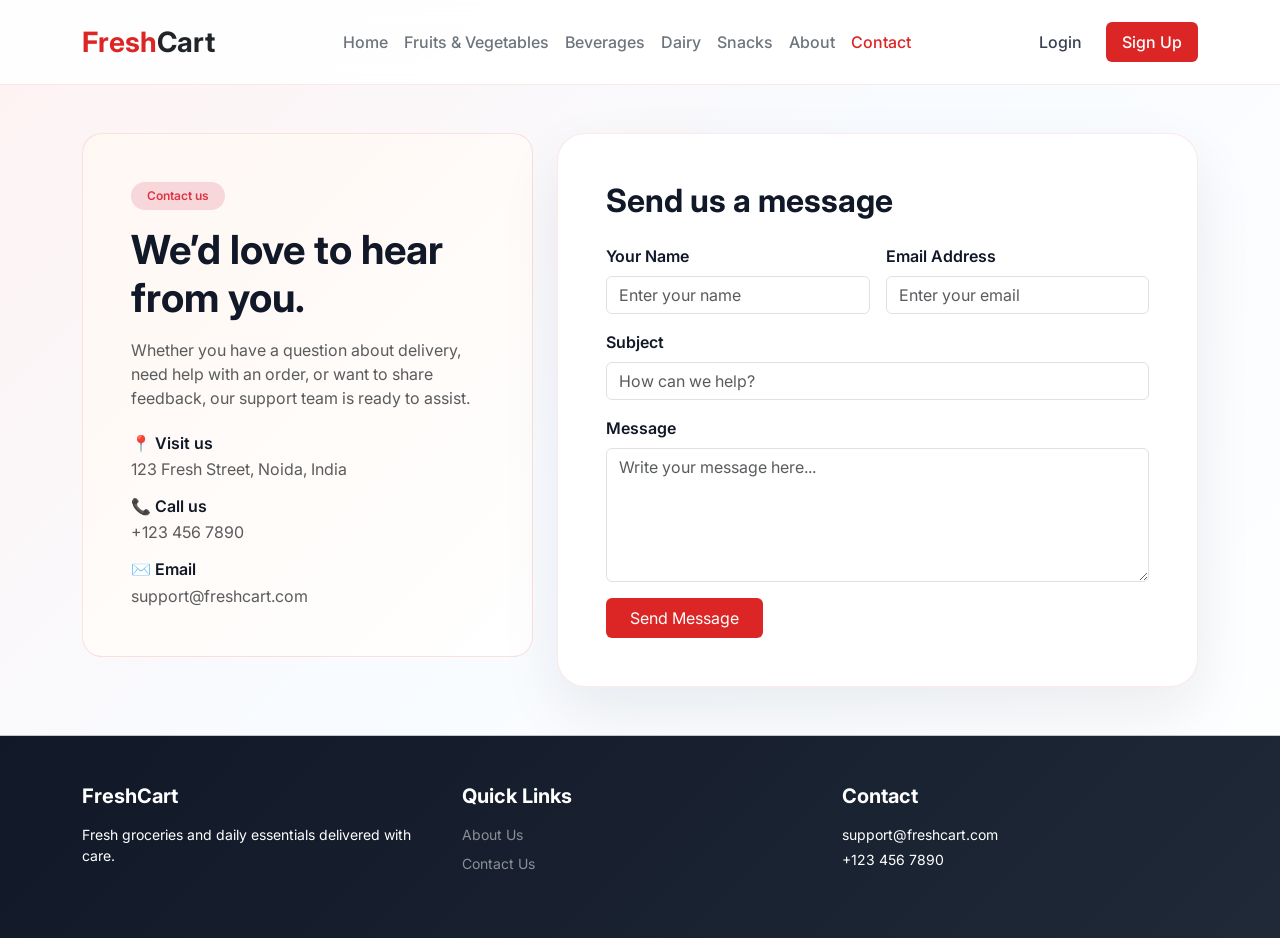
<file: Freshcart/contact.html>
<!DOCTYPE html>
<html lang="en">
<head>
    <meta charset="UTF-8">
    <meta name="viewport" content="width=device-width, initial-scale=1.0">
    <title>FreshCart - Contact Us</title>
    <link href="https://cdn.jsdelivr.net/npm/bootstrap@5.3.3/dist/css/bootstrap.min.css" rel="stylesheet">
    <link rel="preconnect" href="https://fonts.googleapis.com">
    <link rel="preconnect" href="https://fonts.gstatic.com" crossorigin>
    <link href="https://fonts.googleapis.com/css2?family=Inter:wght@400;500;600;700;800&display=swap" rel="stylesheet">
    <style>
        body {
            font-family: 'Inter', sans-serif;
            background: linear-gradient(135deg, #fef2f2 0%, #f8fbff 45%, #ffffff 100%);
            color: #111827;
            display: flex;
            flex-direction: column;
            min-height: 100vh;
        }
        .navbar-glass {
            background: rgba(255,255,255,0.9);
            -webkit-backdrop-filter: blur(14px);
            backdrop-filter: blur(14px);
            border-bottom: 1px solid rgba(220, 38, 38, 0.1);
        }
        .text-brand { color: #dc2626 !important; }
        .btn-brand {
            background-color: #dc2626;
            color: white;
            border: none;
        }
        .btn-brand:hover {
            background-color: #b91c1c;
            color: white;
        }
        .contact-shell {
            background: white;
            border-radius: 1.75rem;
            border: 1px solid rgba(220, 38, 38, 0.1);
            box-shadow: 0 24px 60px rgba(15, 23, 42, 0.08);
        }
        .info-card {
            background: linear-gradient(135deg, #fff7f2 0%, #fff 100%);
            border-radius: 1.25rem;
            border: 1px solid rgba(220, 38, 38, 0.12);
        }
        .footer-shell {
            background: linear-gradient(135deg, #111827 0%, #1f2937 100%);
        }
        .text-white-hover {
            color: #9ca3af; 
            transition: color 0.18s ease;
        }
        .text-white-hover:hover {
            color: #ffffff !important;
        }
        .btn-login {
            border: none !important;
            color: #374151; 
            
        }
        .btn-login:hover {
            color: #0d6efd !important; 
            
        }
    </style>
</head>
<body>
    <nav class="navbar navbar-expand-lg navbar-glass sticky-top py-3">
        <div class="container">
            <a class="navbar-brand fw-bold fs-3" href="index.html">
                <span class="text-brand">Fresh</span><span class="text-dark">Cart</span>
            </a>
            <button class="navbar-toggler" type="button" data-bs-toggle="collapse" data-bs-target="#navbarNav" aria-label="Toggle navigation">
                <span class="navbar-toggler-icon"></span>
            </button>
            <div class="collapse navbar-collapse" id="navbarNav">
                <ul class="navbar-nav mx-auto mb-2 mb-lg-0 fw-medium">
                    <li class="nav-item"><a class="nav-link text-secondary" href="index.html">Home</a></li>
                    <li class="nav-item"><a class="nav-link text-secondary" href="fruits-vegetable.html">Fruits & Vegetables</a></li>
                    <li class="nav-item"><a class="nav-link text-secondary" href="beverages.html">Beverages</a></li>
                    <li class="nav-item"><a class="nav-link text-secondary" href="dairy.html">Dairy</a></li>
                    <li class="nav-item"><a class="nav-link text-secondary" href="snacks.html">Snacks</a></li>
                    <li class="nav-item"><a class="nav-link text-secondary" href="about.html">About</a></li>
                    <li class="nav-item"><a class="nav-link active text-brand" href="contact.html">Contact</a></li>
                </ul>
                <a href="login.html" class="btn btn-login me-2 px-3 py-2 fw-medium">Login</a>
                <a href="signup.html" class="btn btn-brand px-3 py-2 fw-medium">Sign Up</a>
            </div>
        </div>
    </nav>

    <main class="py-5">
        <section class="container">
            <div class="row g-4 align-items-start">
                <div class="col-lg-5">
                    <div class="info-card p-4 p-lg-5 h-100">
                        <span class="badge rounded-pill bg-danger-subtle text-danger fw-semibold px-3 py-2 mb-3">Contact us</span>
                        <h1 class="display-6 fw-bold mb-3">We’d love to hear from you.</h1>
                        <p class="text-muted mb-4">Whether you have a question about delivery, need help with an order, or want to share feedback, our support team is ready to assist.</p>
                        <div class="d-flex flex-column gap-3">
                            <div>
                                <h6 class="fw-semibold mb-1">📍 Visit us</h6>
                                <p class="text-muted mb-0">123 Fresh Street, Noida, India</p>
                            </div>
                            <div>
                                <h6 class="fw-semibold mb-1">📞 Call us</h6>
                                <p class="text-muted mb-0">+123 456 7890</p>
                            </div>
                            <div>
                                <h6 class="fw-semibold mb-1">✉️ Email</h6>
                                <p class="text-muted mb-0">support@freshcart.com</p>
                            </div>
                        </div>
                    </div>
                </div>
                <div class="col-lg-7">
                    <div class="contact-shell p-4 p-lg-5">
                        <h2 class="fw-bold mb-4">Send us a message</h2>
                        <form>
                            <div class="row g-3">
                                <div class="col-md-6">
                                    <label class="form-label fw-semibold">Your Name</label>
                                    <input type="text" class="form-control" placeholder="Enter your name">
                                </div>
                                <div class="col-md-6">
                                    <label class="form-label fw-semibold">Email Address</label>
                                    <input type="email" class="form-control" placeholder="Enter your email">
                                </div>
                                <div class="col-12">
                                    <label class="form-label fw-semibold">Subject</label>
                                    <input type="text" class="form-control" placeholder="How can we help?">
                                </div>
                                <div class="col-12">
                                    <label class="form-label fw-semibold">Message</label>
                                    <textarea class="form-control" rows="5" placeholder="Write your message here..."></textarea>
                                </div>
                                <div class="col-12">
                                    <button type="submit" class="btn btn-brand px-4 py-2">Send Message</button>
                                </div>
                            </div>
                        </form>
                    </div>
                </div>
            </div>
        </section>
    </main>

    <style>
        main { flex: 1 0 auto; }
    </style>

    <footer class="footer-shell text-white py-5 mt-auto border-top border-secondary-subtle">
        <div class="container">
            <div class="row g-4">
                <div class="col-md-4">
                    <h5 class="text-white fw-bold mb-3">FreshCart</h5>
                    <p class="small">Fresh groceries and daily essentials delivered with care.</p>
                </div>
                <div class="col-md-4">
                    <h5 class="text-white fw-bold mb-3">Quick Links</h5>
                    <ul class="list-unstyled small d-flex flex-column gap-2">
                        <li><a href="about.html" class="text-white-50 text-decoration-none text-white-hover">About Us</a></li>
                        <li><a href="contact.html" class="text-white-50 text-decoration-none text-white-hover">Contact Us</a></li>
                    </ul>
                </div>
                <div class="col-md-4">
                    <h5 class="text-white fw-bold mb-3">Contact</h5>
                    <p class="small mb-1">support@freshcart.com</p>
                    <p class="small">+123 456 7890</p>
                </div>
            </div>
        </div>
    </footer>

    <script src="https://cdn.jsdelivr.net/npm/bootstrap@5.3.3/dist/js/bootstrap.bundle.min.js"></script>
</body>
</html>
</file>
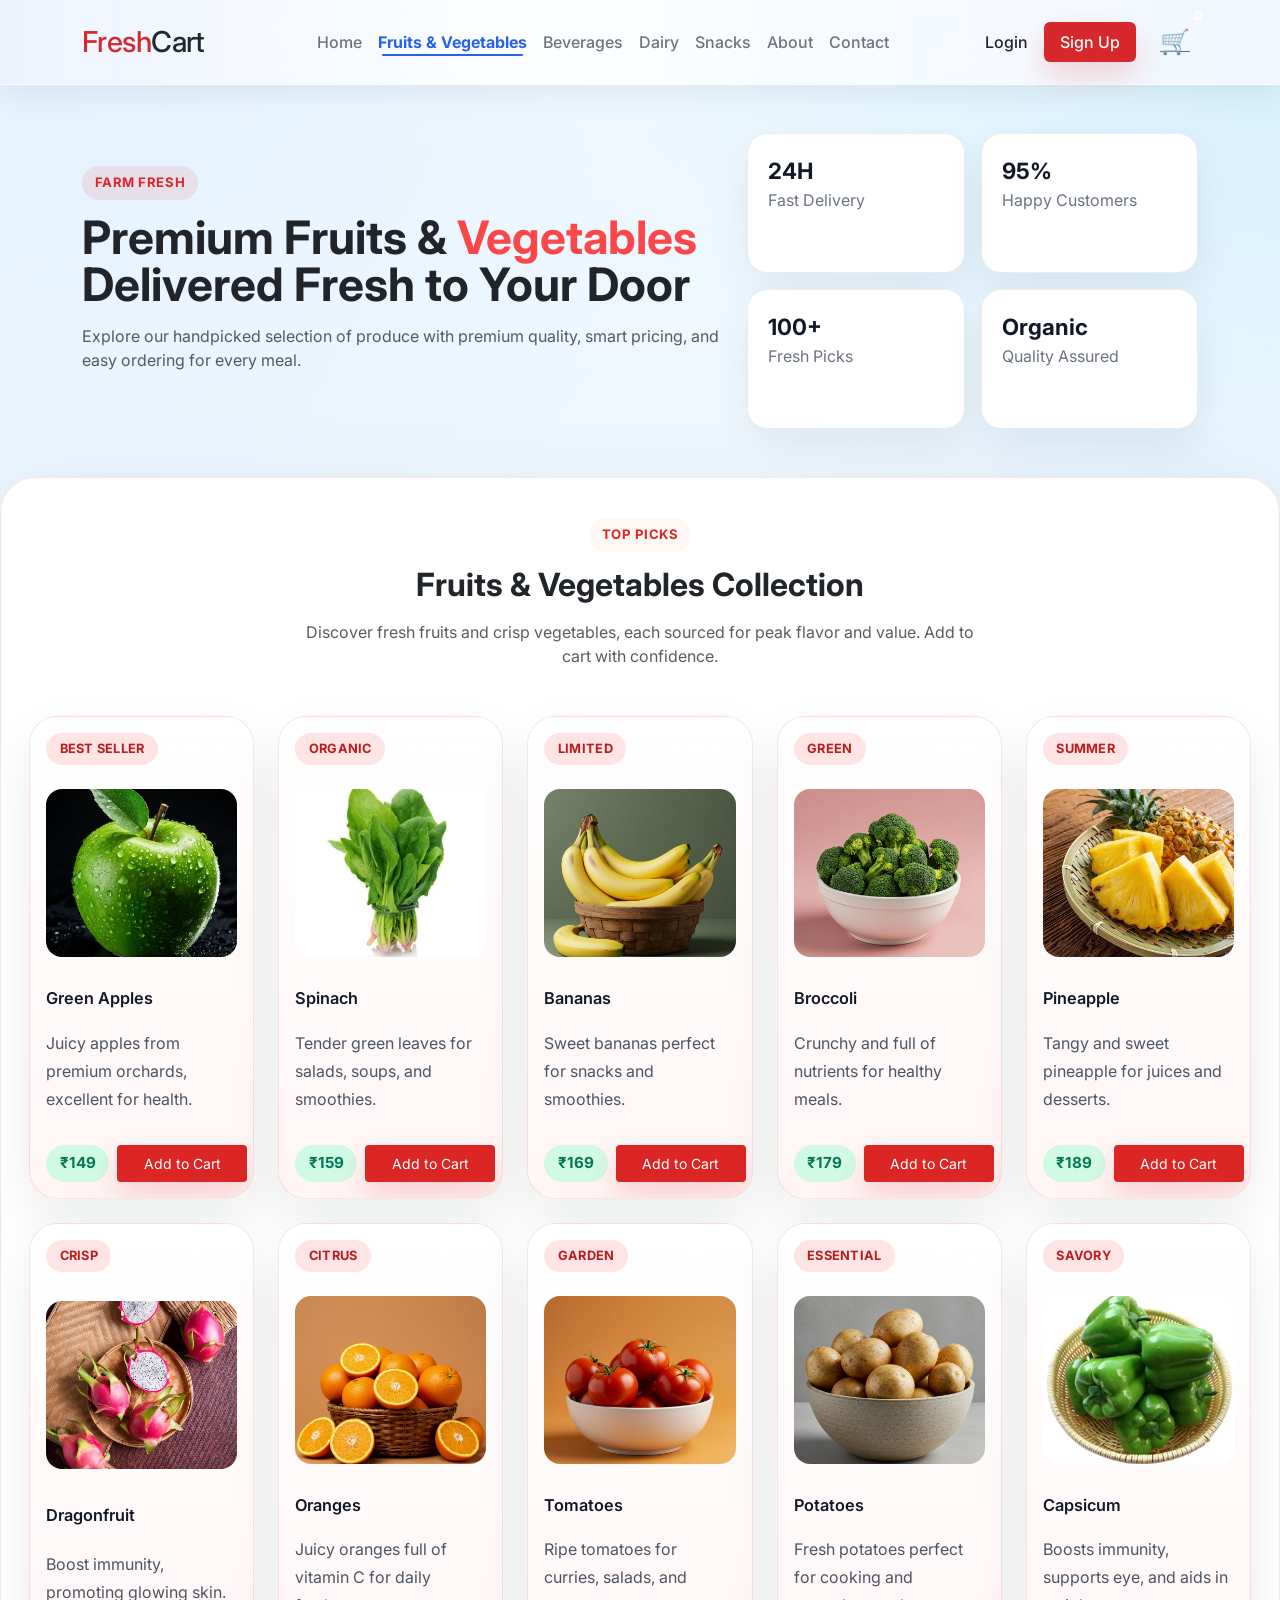
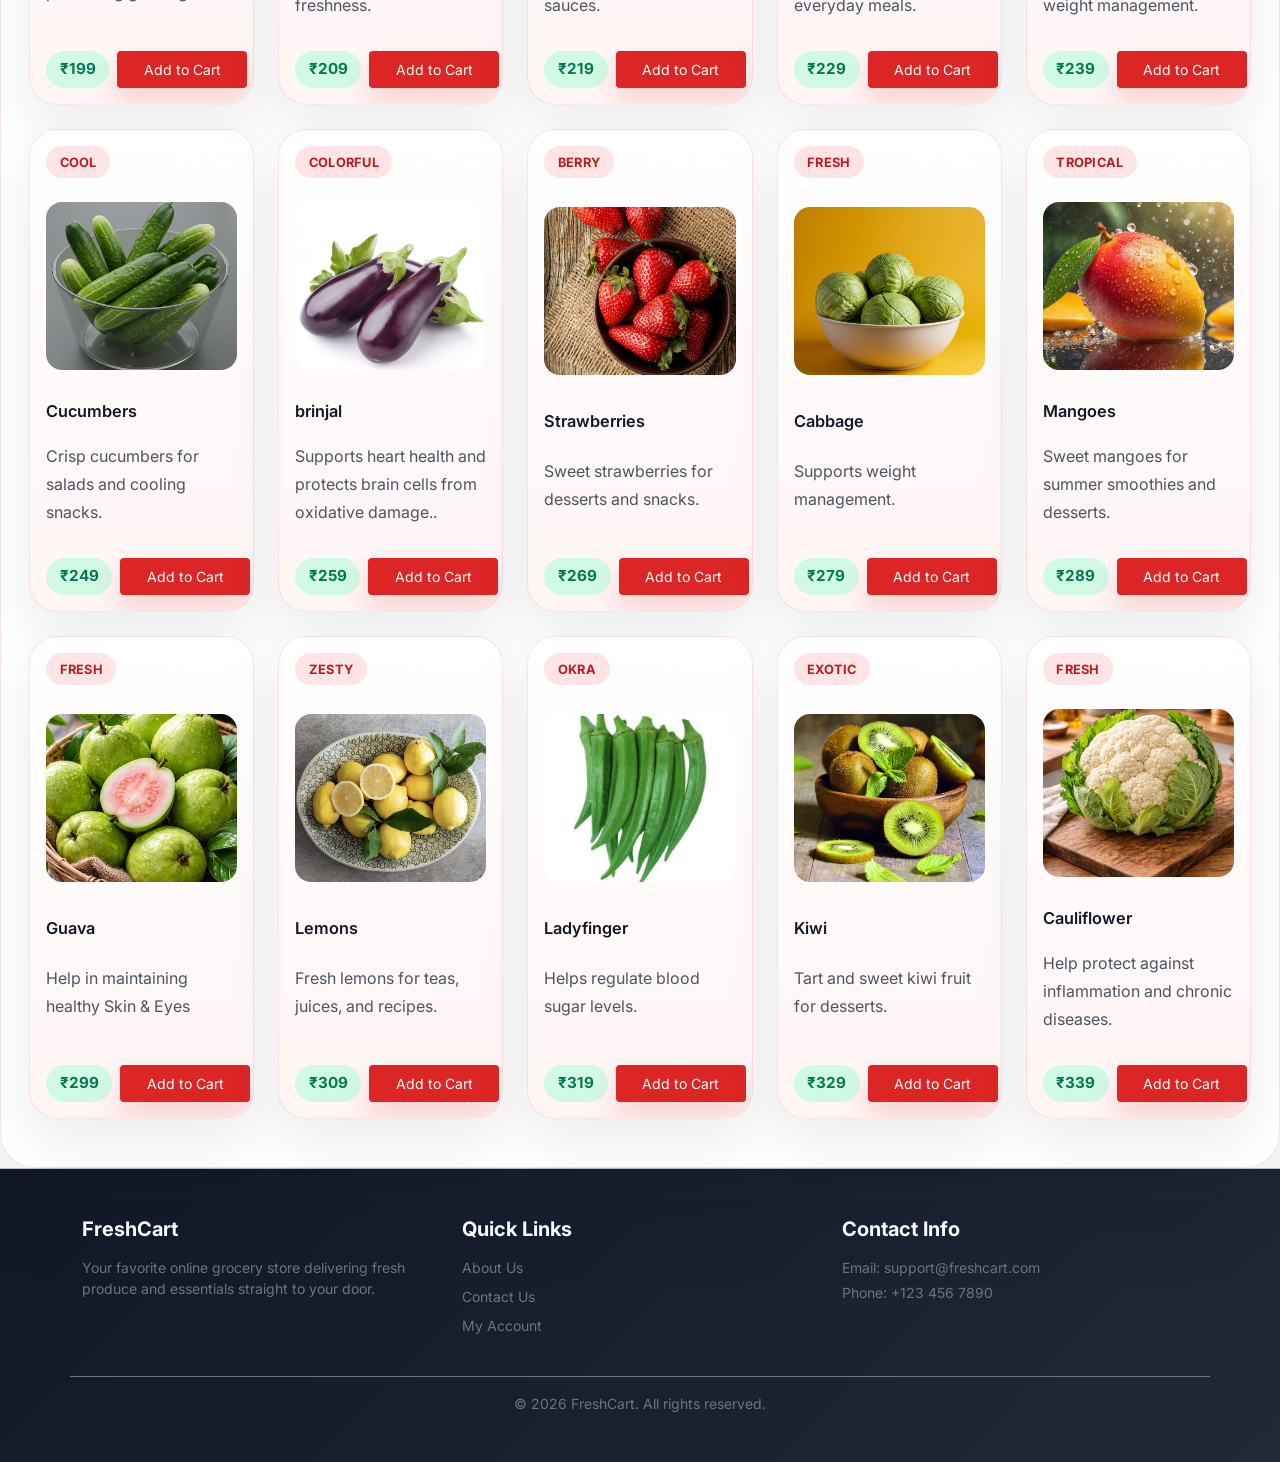
<file: Freshcart/fruits-vegetable.html>
﻿<!DOCTYPE html>
<html lang="en">
<head>
    <meta charset="UTF-8">
    <meta name="viewport" content="width=device-width, initial-scale=1.0">
    <title>FreshCart - Fruits & Vegetables</title>
    <link href="https://cdn.jsdelivr.net/npm/bootstrap@5.3.3/dist/css/bootstrap.min.css" rel="stylesheet">
    <link rel="preconnect" href="https://fonts.googleapis.com">
    <link rel="preconnect" href="https://fonts.gstatic.com" crossorigin>
    <link href="https://fonts.googleapis.com/css2?family=Inter:wght@400;500;600;700;800&display=swap" rel="stylesheet">
    <link rel="stylesheet" href="style.css">
    <style>
        body {
            background: radial-gradient(circle at top left, rgba(191, 219, 254, 0.24), transparent 22%),
                        radial-gradient(circle at top right, rgba(56, 189, 248, 0.14), transparent 20%),
                        linear-gradient(180deg, #eff9ff 0%, #eef4ff 40%, #ffffff 100%);
        }
        .section-hero {
            padding-bottom: 2rem;
        }
        .section-hero .section-pill {
            background: rgba(220, 38, 38, 0.1);
            color: var(--brand);
            font-weight: 700;
        }
        .section-hero h1 {
            font-size: clamp(2.3rem, 3.6vw, 3.8rem);
            line-height: 1.02;
        }
        .stat-card {
            background: white;
            border-radius: 1.25rem;
            border: 1px solid rgba(15, 23, 42, 0.08);
            box-shadow: 0 18px 40px rgba(15, 23, 42, 0.06);
            padding: 1.25rem;
            min-height: 140px;
        }
        .stat-card strong {
            display: block;
            font-size: 1.4rem;
            color: #111827;
        }
        .stat-card span {
            color: #6b7280;
        }
        .product-grid {
            background: rgba(255, 255, 255, 0.96);
            border-radius: 2.2rem;
            padding: 2.5rem 1.75rem 1.5rem;
            box-shadow: 0 32px 100px rgba(15, 23, 42, 0.1);
            border: 1px solid rgba(220, 38, 38, 0.12);
            backdrop-filter: blur(16px);
        }
        .product-card {
            border-radius: 1.75rem;
            border: 1px solid rgba(220, 38, 38, 0.12);
            background: linear-gradient(180deg, #ffffff 0%, #fff5f5 100%);
            box-shadow: 0 24px 55px rgba(15, 23, 42, 0.08);
            transition: transform 0.25s ease, box-shadow 0.25s ease, border-color 0.25s ease;
            display: flex;
            flex-direction: column;
            justify-content: space-between;
            gap: 1rem;
            padding: 1.35rem;
            min-height: 380px;
            overflow: hidden;
        }
        .product-card:hover {
            transform: translateY(-6px);
            box-shadow: 0 28px 50px rgba(15, 23, 42, 0.16);
            border-color: rgba(220, 38, 38, 0.22);
        }
        .product-card img {
            height: 168px;
            object-fit: cover;
            border-radius: 1.25rem;
            width: 100%;
        }
        .product-tag {
            display: inline-flex;
            align-items: center;
            gap: 0.35rem;
            padding: 0.4rem 0.85rem;
            border-radius: 999px;
            background: rgba(254, 226, 226, 0.9);
            color: #b91c1c;
            font-size: 0.8rem;
            font-weight: 700;
            letter-spacing: 0.02em;
            text-transform: uppercase;
        }
        .product-desc {
            color: #4b5563;
            line-height: 1.75;
            min-height: 4rem;
        }
        .product-card h3 {
            font-size: 1.02rem;
        }
        .product-card .btn {
            align-self: flex-end;
            min-width: 130px;
        }
        .price-label {
            display: inline-flex;
            align-items: center;
            justify-content: center;
            background: #d1fae5;
            color: #047857;
            padding: 0.45rem 0.85rem;
            border-radius: 999px;
            font-size: 0.95rem;
            font-weight: 700;
            white-space: nowrap;
        }
        .brand-word {
            color: #dc2626 !important;
        }
        .btn-brand {
            background-color: #dc2626 !important;
            color: white !important;
            border: none !important;
            box-shadow: 0 14px 28px rgba(220, 38, 38, 0.18);
        }
    </style>
</head>
<body class="bg-light d-flex flex-column min-vh-screen page-shell">
    <nav class="navbar navbar-expand-lg navbar-glass sticky-top py-3">
        <div class="container">
            <a class="navbar-brand fw-bold fs-3" href="index.html">
                <h1><span class="brand-word">Fresh</span><span class="text-dark">Cart</span></h1>
            </a>
            <button class="navbar-toggler" type="button" data-bs-toggle="collapse" data-bs-target="#navbarNav" aria-controls="navbarNav" aria-expanded="false" aria-label="Toggle navigation">
                <span class="navbar-toggler-icon"></span>
            </button>
            <div class="collapse navbar-collapse" id="navbarNav">
                <ul class="navbar-nav mx-auto mb-2 mb-lg-0 fw-medium">
                    <li class="nav-item">
                        <a class="nav-link text-secondary" href="index.html">Home</a>
                    </li>
                    <li class="nav-item">
                        <a class="nav-link active text-brand" href="fruits-vegetable.html">Fruits & Vegetables</a>
                    </li>
                    <li class="nav-item">
                        <a class="nav-link text-secondary" href="beverages.html">Beverages</a>
                    </li>
                    <li class="nav-item">
                        <a class="nav-link text-secondary" href="dairy.html">Dairy</a>
                    </li>
                    <li class="nav-item">
                        <a class="nav-link text-secondary" href="snacks.html">Snacks</a>
                    </li>
                    <li class="nav-item">
                        <a class="nav-link text-secondary" href="about.html">About</a>
                    </li>
                    <li class="nav-item">
                        <a class="nav-link text-secondary" href="contact.html">Contact</a>
                    </li>
                </ul>
                <div class="d-flex align-items-center gap-3">
                    <a href="login.html" class="nav-link fw-medium text-dark">Login</a>
                    <a href="signup.html" class="btn btn-brand px-3 py-2 fw-medium">Sign Up</a>
                    <a href="cart.html" class="position-relative p-2 text-secondary">
                        <span class="fs-4">🛒</span>
                        <span class="position-absolute top-0 start-100 translate-middle badge rounded-pill bg-brand text-white">0</span>
                    </a>
                </div>
            </div>
        </div>
    </nav>
    <main class="flex-grow-1">
        <section class="section-hero container py-5">
            <div class="row align-items-center gy-4">
                <div class="col-lg-7">
                    <span class="section-pill">Farm Fresh</span>
                    <h1 class="fw-bold text-dark mb-3">Premium Fruits & <span style="color: rgba(255, 0, 0, 0.715);">Vegetables</span> Delivered Fresh to Your Door</h1>
                    <p class="text-muted fs-6 mb-4">Explore our handpicked selection of produce with premium quality, smart pricing, and easy ordering for every meal.</p>
                </div>
                <div class="col-lg-5">
                    <div class="row g-3">
                        <div class="col-6">
                            <div class="stat-card">
                                <strong>24H</strong>
                                <span>Fast Delivery</span>
                            </div>
                        </div>
                        <div class="col-6">
                            <div class="stat-card">
                                <strong>95%</strong>
                                <span>Happy Customers</span>
                            </div>
                        </div>
                        <div class="col-6">
                            <div class="stat-card">
                                <strong>100+</strong>
                                <span>Fresh Picks</span>
                            </div>
                        </div>
                        <div class="col-6">
                            <div class="stat-card">
                                <strong>Organic</strong>
                                <span>Quality Assured</span>
                            </div>
                        </div>
                    </div>
                </div>
            </div>
        </section>
        <section id="products" class="product-grid container-fluid pb-5">
            <div class="text-center mb-5">
                <span class="section-pill">Top picks</span>
                <h2 class="text-center fw-bold text-dark mb-3">Fruits & Vegetables Collection</h2>
                <p class="text-muted mx-auto" style="max-width: 680px;">Discover fresh fruits and crisp vegetables, each sourced for peak flavor and value. Add to cart with confidence.</p>
            </div>
            <div class="row row-cols-2 row-cols-sm-3 row-cols-md-4 row-cols-xl-5 g-4">
                <div class="col">
                    <article class="product-card p-3 h-100">
                        <div class="d-flex align-items-center justify-content-between mb-2">
                            <span class="product-tag">Best Seller</span>
                            <span class="badge rounded-pill bg-brand text-white">â‚¹120 / kg</span>
                        </div>
                        <img src="Images/Fruits&Vegetables/apple.jpeg" alt="Red apples" class="img-fluid rounded-4 mb-3">
                        <h3 class="h6 fw-semibold mb-1">Green Apples</h3>
                        <p class="product-desc mb-3">Juicy apples from premium orchards, excellent for health.</p>
                        <div class='d-flex align-items-center gap-2'><span class='price-label'>₹149</span><a href='#' class='btn btn-brand btn-sm px-3 py-2'>Add to Cart</a></div>
                    </article>
                </div>
                <div class="col">
                    <article class="product-card p-3 h-100">
                        <div class="d-flex align-items-center justify-content-between mb-2">
                            <span class="product-tag">Organic</span>
                            <span class="badge rounded-pill bg-brand text-white">â‚¹80 / 500g</span>
                        </div>
                        <img src="Images/Fruits&Vegetables/spinach.jpeg" alt="Fresh spinach bundle" class="img-fluid rounded-4 mb-3">
                        <h3 class="h6 fw-semibold mb-1">Spinach</h3>
                        <p class="product-desc mb-3">Tender green leaves for salads, soups, and smoothies.</p>
                        <div class='d-flex align-items-center gap-2'><span class='price-label'>₹159</span><a href='#' class='btn btn-brand btn-sm px-3 py-2'>Add to Cart</a></div>
                    </article>
                </div>
                <div class="col">
                    <article class="product-card p-3 h-100">
                        <div class="d-flex align-items-center justify-content-between mb-2">
                            <span class="product-tag">Limited</span>
                            <span class="badge rounded-pill bg-brand text-white">â‚¹45 / pc</span>
                        </div>
                        <img src="Images/Fruits&Vegetables/banana.jpeg" alt="Fresh bananas" class="img-fluid rounded-4 mb-3">
                        <h3 class="h6 fw-semibold mb-1">Bananas</h3>
                        <p class="product-desc mb-3">Sweet bananas perfect for snacks and smoothies.</p>
                        <div class='d-flex align-items-center gap-2'><span class='price-label'>₹169</span><a href='#' class='btn btn-brand btn-sm px-3 py-2'>Add to Cart</a></div>
                    </article>
                </div>
                <div class="col">
                    <article class="product-card p-3 h-100">
                        <div class="d-flex align-items-center justify-content-between mb-2">
                            <span class="product-tag">Green</span>
                            <span class="badge rounded-pill bg-brand text-white">â‚¹199 / kg</span>
                        </div>
                        <img src="Images/Fruits&Vegetables/brocli.jpeg" alt="Fresh broccoli" class="img-fluid rounded-4 mb-3">
                        <h3 class="h6 fw-semibold mb-1">Broccoli</h3>
                        <p class="product-desc mb-3">Crunchy and full of nutrients for healthy meals.</p>
                        <div class='d-flex align-items-center gap-2'><span class='price-label'>₹179</span><a href='#' class='btn btn-brand btn-sm px-3 py-2'>Add to Cart</a></div>
                    </article>
                </div>
                <div class="col">
                    <article class="product-card p-3 h-100">
                        <div class="d-flex align-items-center justify-content-between mb-2">
                            <span class="product-tag">Summer</span>
                            <span class="badge rounded-pill bg-brand text-white">â‚¹65 / pc</span>
                        </div>
                        <img src="Images/Fruits&Vegetables/pineapple.jpeg" alt="Fresh pineapple" class="img-fluid rounded-4 mb-3">
                        <h3 class="h6 fw-semibold mb-1">Pineapple</h3>
                        <p class="product-desc mb-3">Tangy and sweet pineapple for juices and desserts.</p>
                        <div class='d-flex align-items-center gap-2'><span class='price-label'>₹189</span><a href='#' class='btn btn-brand btn-sm px-3 py-2'>Add to Cart</a></div>
                    </article>
                </div>
                <div class="col">
                    <article class="product-card p-3 h-100">
                        <div class="d-flex align-items-center justify-content-between mb-2">
                            <span class="product-tag">Crisp</span>
                            <span class="badge rounded-pill bg-brand text-white">â‚¹39 / pc</span>
                        </div>
                        <img src="Images/Fruits&Vegetables/dragonfruit.jpeg" alt="Fresh carrots" class="img-fluid rounded-4 mb-3">
                        <h3 class="h6 fw-semibold mb-1">Dragonfruit</h3>
                        <p class="product-desc mb-3"> Boost immunity, promoting glowing skin.</p>
                        <div class='d-flex align-items-center gap-2'><span class='price-label'>₹199</span><a href='#' class='btn btn-brand btn-sm px-3 py-2'>Add to Cart</a></div>
                    </article>
                </div>
                <div class="col">
                    <article class="product-card p-3 h-100">
                        <div class="d-flex align-items-center justify-content-between mb-2">
                            <span class="product-tag">Citrus</span>
                            <span class="badge rounded-pill bg-brand text-white">â‚¹99 / kg</span>
                        </div>
                        <img src="Images/Fruits&Vegetables/orange.jpeg" alt="Fresh oranges" class="img-fluid rounded-4 mb-3">
                        <h3 class="h6 fw-semibold mb-1">Oranges</h3>
                        <p class="product-desc mb-3">Juicy oranges full of vitamin C for daily freshness.</p>
                        <div class='d-flex align-items-center gap-2'><span class='price-label'>₹209</span><a href='#' class='btn btn-brand btn-sm px-3 py-2'>Add to Cart</a></div>
                    </article>
                </div>
                <div class="col">
                    <article class="product-card p-3 h-100">
                        <div class="d-flex align-items-center justify-content-between mb-2">
                            <span class="product-tag">Garden</span>
                            <span class="badge rounded-pill bg-brand text-white">â‚¹68 / kg</span>
                        </div>
                        <img src="Images/Fruits&Vegetables/tomato.jpeg" alt="Fresh tomatoes" class="img-fluid rounded-4 mb-3">
                        <h3 class="h6 fw-semibold mb-1">Tomatoes</h3>
                        <p class="product-desc mb-3">Ripe tomatoes for curries, salads, and sauces.</p>
                        <div class='d-flex align-items-center gap-2'><span class='price-label'>₹219</span><a href='#' class='btn btn-brand btn-sm px-3 py-2'>Add to Cart</a></div>
                    </article>
                </div>
                <div class="col">
                    <article class="product-card p-3 h-100">
                        <div class="d-flex align-items-center justify-content-between mb-2">
                            <span class="product-tag">Essential</span>
                            <span class="badge rounded-pill bg-brand text-white">â‚¹35 / kg</span>
                        </div>
                        <img src="Images/Fruits&Vegetables/potato.jpeg" alt="Potatoes" class="img-fluid rounded-4 mb-3">
                        <h3 class="h6 fw-semibold mb-1">Potatoes</h3>
                        <p class="product-desc mb-3">Fresh potatoes perfect for cooking and everyday meals.</p>
                        <div class='d-flex align-items-center gap-2'><span class='price-label'>₹229</span><a href='#' class='btn btn-brand btn-sm px-3 py-2'>Add to Cart</a></div>
                    </article>
                </div>
                <div class="col">
                    <article class="product-card p-3 h-100">
                        <div class="d-flex align-items-center justify-content-between mb-2">
                            <span class="product-tag">Savory</span>
                            <span class="badge rounded-pill bg-brand text-white">â‚¹42 / kg</span>
                        </div>
                        <img src="Images/Fruits&Vegetables/capcicum.jpeg" alt="Onions" class="img-fluid rounded-4 mb-3">
                        <h3 class="h6 fw-semibold mb-1">Capsicum</h3>
                        <p class="product-desc mb-3">Boosts immunity, supports eye, and aids in weight management.</p>
                        <div class='d-flex align-items-center gap-2'><span class='price-label'>₹239</span><a href='#' class='btn btn-brand btn-sm px-3 py-2'>Add to Cart</a></div>
                    </article>
                </div>
                <div class="col">
                    <article class="product-card p-3 h-100">
                        <div class="d-flex align-items-center justify-content-between mb-2">
                            <span class="product-tag">Cool</span>
                            <span class="badge rounded-pill bg-brand text-white">â‚¹50 / kg</span>
                        </div>
                        <img src="Images/Fruits&Vegetables/cucumber.jpeg" alt="Cucumbers" class="img-fluid rounded-4 mb-3">
                        <h3 class="h6 fw-semibold mb-1">Cucumbers</h3>
                        <p class="product-desc mb-3">Crisp cucumbers for salads and cooling snacks.</p>
                        <div class='d-flex align-items-center gap-2'><span class='price-label'>₹249</span><a href='#' class='btn btn-brand btn-sm px-3 py-2'>Add to Cart</a></div>
                    </article>
                </div>
                <div class="col">
                    <article class="product-card p-3 h-100">
                        <div class="d-flex align-items-center justify-content-between mb-2">
                            <span class="product-tag">Colorful</span>
                            <span class="badge rounded-pill bg-brand text-white">â‚¹149 / kg</span>
                        </div>
                        <img src="Images/Fruits&Vegetables/brinjal.jpeg" alt="Bell peppers" class="img-fluid rounded-4 mb-3">
                        <h3 class="h6 fw-semibold mb-1">brinjal</h3>
                        <p class="product-desc mb-3">Supports heart health and protects brain cells from oxidative damage..</p>
                        <div class='d-flex align-items-center gap-2'><span class='price-label'>₹259</span><a href='#' class='btn btn-brand btn-sm px-3 py-2'>Add to Cart</a></div>
                    </article>
                </div>
                <div class="col">
                    <article class="product-card p-3 h-100">
                        <div class="d-flex align-items-center justify-content-between mb-2">
                            <span class="product-tag">Berry</span>
                            <span class="badge rounded-pill bg-brand text-white">â‚¹220 / 250g</span>
                        </div>
                        <img src="Images/Fruits&Vegetables/strawberries.jpeg" alt="Strawberries" class="img-fluid rounded-4 mb-3">
                        <h3 class="h6 fw-semibold mb-1">Strawberries</h3>
                        <p class="product-desc mb-3">Sweet strawberries for desserts and snacks.</p>
                        <div class='d-flex align-items-center gap-2'><span class='price-label'>₹269</span><a href='#' class='btn btn-brand btn-sm px-3 py-2'>Add to Cart</a></div>
                    </article>
                </div>
                <div class="col">
                    <article class="product-card p-3 h-100">
                        <div class="d-flex align-items-center justify-content-between mb-2">
                            <span class="product-tag">Fresh</span>
                            <span class="badge rounded-pill bg-brand text-white">â‚¹260 / 125g</span>
                        </div>
                        <img src="Images/Fruits&Vegetables/cabbage.jpeg" alt="Blueberries" class="img-fluid rounded-4 mb-3">
                        <h3 class="h6 fw-semibold mb-1">Cabbage</h3>
                        <p class="product-desc mb-3">Supports weight management.</p>
                        <div class='d-flex align-items-center gap-2'><span class='price-label'>₹279</span><a href='#' class='btn btn-brand btn-sm px-3 py-2'>Add to Cart</a></div>
                    </article>
                </div>
                <div class="col">
                    <article class="product-card p-3 h-100">
                        <div class="d-flex align-items-center justify-content-between mb-2">
                            <span class="product-tag">Tropical</span>
                            <span class="badge rounded-pill bg-brand text-white">â‚¹180 / kg</span>
                        </div>
                        <img src="Images/Fruits&Vegetables/mango.jpeg" alt="Mangoes" class="img-fluid rounded-4 mb-3">
                        <h3 class="h6 fw-semibold mb-1">Mangoes</h3>
                        <p class="product-desc mb-3">Sweet mangoes for summer smoothies and desserts.</p>
                        <div class='d-flex align-items-center gap-2'><span class='price-label'>₹289</span><a href='#' class='btn btn-brand btn-sm px-3 py-2'>Add to Cart</a></div>
                    </article>
                </div>
                <div class="col">
                    <article class="product-card p-3 h-100">
                        <div class="d-flex align-items-center justify-content-between mb-2">
                            <span class="product-tag">Fresh</span>
                            <span class="badge rounded-pill bg-brand text-white">â‚¹145 / pc</span>
                        </div>
                        <img src="Images/Fruits&Vegetables/guava.jpeg" alt="Avocado" class="img-fluid rounded-4 mb-3">
                        <h3 class="h6 fw-semibold mb-1">Guava</h3>
                        <p class="product-desc mb-3">Help in maintaining healthy Skin & Eyes</p>
                        <div class='d-flex align-items-center gap-2'><span class='price-label'>₹299</span><a href='#' class='btn btn-brand btn-sm px-3 py-2'>Add to Cart</a></div>
                    </article>
                </div>
                <div class="col">
                    <article class="product-card p-3 h-100">
                        <div class="d-flex align-items-center justify-content-between mb-2">
                            <span class="product-tag">Zesty</span>
                            <span class="badge rounded-pill bg-brand text-white">â‚¹55 / 250g</span>
                        </div>
                        <img src="Images/Fruits&Vegetables/lemon.jpeg" alt="Lemons" class="img-fluid rounded-4 mb-3">
                        <h3 class="h6 fw-semibold mb-1">Lemons</h3>
                        <p class="product-desc mb-3">Fresh lemons for teas, juices, and recipes.</p>
                        <div class='d-flex align-items-center gap-2'><span class='price-label'>₹309</span><a href='#' class='btn btn-brand btn-sm px-3 py-2'>Add to Cart</a></div>
                    </article>
                </div>
                <div class="col">
                    <article class="product-card p-3 h-100">
                        <div class="d-flex align-items-center justify-content-between mb-2">
                            <span class="product-tag">Okra</span>
                            <span class="badge rounded-pill bg-brand text-white">â‚¹130 / kg</span>
                        </div>
                        <img src="Images/Fruits&Vegetables/laddyfinger.jpeg" alt="Grapes" class="img-fluid rounded-4 mb-3">
                        <h3 class="h6 fw-semibold mb-1">Ladyfinger</h3>
                        <p class="product-desc mb-3">Helps regulate blood sugar levels.</p>
                        <div class='d-flex align-items-center gap-2'><span class='price-label'>₹319</span><a href='#' class='btn btn-brand btn-sm px-3 py-2'>Add to Cart</a></div>
                    </article>
                </div>
                <div class="col">
                    <article class="product-card p-3 h-100">
                        <div class="d-flex align-items-center justify-content-between mb-2">
                            <span class="product-tag">Exotic</span>
                            <span class="badge rounded-pill bg-brand text-white">â‚¹175 / kg</span>
                        </div>
                        <img src="Images/Fruits&Vegetables/kiwi.jpeg" class="img-fluid rounded-4 mb-3">
                        <h3 class="h6 fw-semibold mb-1">Kiwi</h3>
                        <p class="product-desc mb-3">Tart and sweet kiwi fruit for desserts.</p>
                        <div class='d-flex align-items-center gap-2'><span class='price-label'>₹329</span><a href='#' class='btn btn-brand btn-sm px-3 py-2'>Add to Cart</a></div>
                    </article>
                </div>
                <div class="col">
                    <article class="product-card p-3 h-100">
                        <div class="d-flex align-items-center justify-content-between mb-2">
                            <span class="product-tag">Fresh</span>
                            <span class="badge rounded-pill bg-brand text-white">â‚¹120 / kg</span>
                        </div>
                        <img src="Images/Fruits&Vegetables/cauliflower.jpeg" alt="Zucchini" class="img-fluid rounded-4 mb-3">
                        <h3 class="h6 fw-semibold mb-1">Cauliflower</h3>
                        <p class="product-desc mb-3">Help protect against inflammation and chronic diseases.</p>
                        <div class='d-flex align-items-center gap-2'><span class='price-label'>₹339</span><a href='#' class='btn btn-brand btn-sm px-3 py-2'>Add to Cart</a></div>
                    </article>
                </div>
            </div>
        </section>
    </main>
    <footer class="footer-shell text-secondary py-5 mt-auto border-top border-secondary-subtle">
        <div class="container mb-4">
            <div class="row g-4">
                <div class="col-md-4">
                    <h5 class="text-white fw-bold mb-3">FreshCart</h5>
                    <p class="small">Your favorite online grocery store delivering fresh produce and essentials straight to your door.</p>
                </div>
                <div class="col-md-4">
                    <h5 class="text-white fw-bold mb-3">Quick Links</h5>
                    <ul class="list-unstyled small d-flex flex-column gap-2">
                        <li><a href="about.html" class="text-secondary text-decoration-none text-white-hover">About Us</a></li>
                        <li><a href="contact.html" class="text-secondary text-decoration-none text-white-hover">Contact Us</a></li>
                        <li><a href="login.html" class="text-secondary text-decoration-none text-white-hover">My Account</a></li>
                    </ul>
                </div>
                <div class="col-md-4">
                    <h5 class="text-white fw-bold mb-3">Contact Info</h5>
                    <p class="small mb-1">Email: support@freshcart.com</p>
                    <p class="small">Phone: +123 456 7890</p>
                </div>
            </div>
        </div>
        <div class="container text-center border-top border-secondary pt-3 small">
            &copy; 2026 FreshCart. All rights reserved.
        </div>
    </footer>
    <script src="https://cdn.jsdelivr.net/npm/bootstrap@5.3.3/dist/js/bootstrap.bundle.min.js"></script>
</body>
</html>
</file>
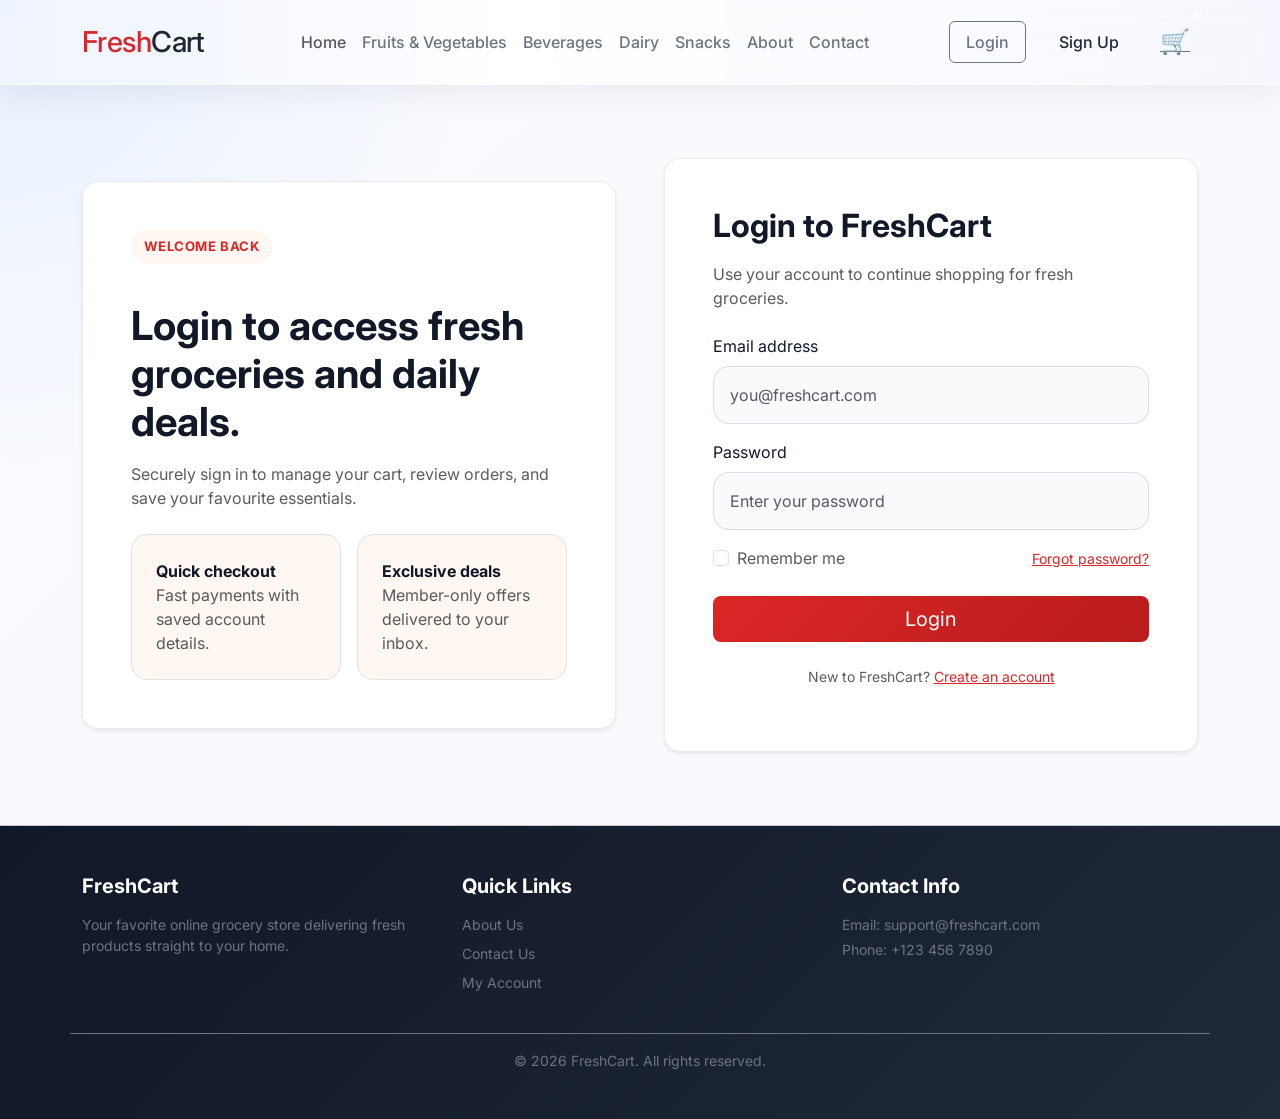
<file: Freshcart/Login.html>
<!DOCTYPE html>
<html lang="en">
<head>
    <meta charset="UTF-8">
    <meta name="viewport" content="width=device-width, initial-scale=1.0">
    <title>FreshCart - Login</title>
    <link href="https://cdn.jsdelivr.net/npm/bootstrap@5.3.3/dist/css/bootstrap.min.css" rel="stylesheet">
    <link rel="preconnect" href="https://fonts.googleapis.com">
    <link rel="preconnect" href="https://fonts.gstatic.com" crossorigin>
    <link href="https://fonts.googleapis.com/css2?family=Inter:wght@400;500;600;700;800&display=swap" rel="stylesheet">
    <link rel="stylesheet" href="style.css">
    <link rel="stylesheet" href="Style2.css">
</head>
<body class="bg-light d-flex flex-column min-vh-100 page-shell">
    <nav class="navbar navbar-expand-lg navbar-glass sticky-top py-3">
        <div class="container">
            <a class="navbar-brand fw-bold text-brand fs-3" href="index.html">
                <h1><span class="red">Fresh</span><span class="text-dark">Cart</span></h1>
            </a>
            <button class="navbar-toggler" type="button" data-bs-toggle="collapse" data-bs-target="#navbarNav" aria-controls="navbarNav" aria-expanded="false" aria-label="Toggle navigation">
                <span class="navbar-toggler-icon"></span>
            </button>
            <div class="collapse navbar-collapse" id="navbarNav">
                <ul class="navbar-nav mx-auto mb-2 mb-lg-0 fw-medium">
                    <li class="nav-item">
                        <a class="nav-link text-brand" href="index.html">Home</a>
                    </li>
                    <li class="nav-item">
                        <a class="nav-link text-secondary" href="fruits-vegetable.html">Fruits & Vegetables</a>
                    </li>
                    <li class="nav-item">
                        <a class="nav-link text-secondary" href="beverages.html">Beverages</a>
                    </li>
                    <li class="nav-item">
                        <a class="nav-link text-secondary" href="dairy.html">Dairy</a>
                    </li>
                    <li class="nav-item">
                        <a class="nav-link text-secondary" href="snacks.html">Snacks</a>
                    </li>
                    <li class="nav-item">
                        <a class="nav-link text-secondary" href="about.html">About</a>
                    </li>
                    <li class="nav-item">
                        <a class="nav-link text-secondary" href="contact.html">Contact</a>
                    </li>
                </ul>
                <div class="d-flex align-items-center gap-3">
                    <a href="Login.html" class="btn btn-outline-secondary px-3 py-2 fw-medium">Login</a>
                    <a href="SignUp.html" class="btn btn-brand px-3 py-2 fw-medium">Sign Up</a>
                    <a href="cart.html" class="position-relative p-2 text-secondary">
                        <span class="fs-4">🛒</span>
                        <span class="position-absolute top-0 start-100 translate-middle badge rounded-pill bg-brand text-white">0</span>
                    </a>
                </div>
            </div>
        </div>
    </nav>

    <main class="flex-grow-1">
        <section class="auth-shell d-flex align-items-center py-5">
            <div class="container">
                <div class="row g-5 align-items-center">
                    <div class="col-lg-6">
                        <div class="auth-aside p-5 rounded-4 shadow-sm bg-white">
                            <span class="section-pill">Welcome back</span>
                            <h1 class="fw-bold display-6 mt-4">Login to access fresh groceries and daily deals.</h1>
                            <p class="text-muted mt-3 mb-4">Securely sign in to manage your cart, review orders, and save your favourite essentials.</p>
                            <div class="d-flex gap-3 flex-wrap">
                                <div class="feature-card p-4 rounded-4 bg-soft border">
                                    <strong>Quick checkout</strong>
                                    <p class="mb-0 text-muted">Fast payments with saved account details.</p>
                                </div>
                                <div class="feature-card p-4 rounded-4 bg-soft border">
                                    <strong>Exclusive deals</strong>
                                    <p class="mb-0 text-muted">Member-only offers delivered to your inbox.</p>
                                </div>
                            </div>
                        </div>
                    </div>
                    <div class="col-lg-6">
                        <div class="auth-card p-4 p-md-5 rounded-4 shadow-sm bg-white">
                            <h2 class="fw-bold mb-3">Login to FreshCart</h2>
                            <p class="text-muted mb-4">Use your account to continue shopping for fresh groceries.</p>
                            <form action="#" method="POST">
                                <div class="mb-3">
                                    <label for="email" class="form-label">Email address</label>
                                    <input type="email" class="form-control" id="email" name="email" placeholder="you@freshcart.com" required>
                                </div>
                                <div class="mb-3">
                                    <label for="password" class="form-label">Password</label>
                                    <input type="password" class="form-control" id="password" name="password" placeholder="Enter your password" required>
                                </div>
                                <div class="d-flex justify-content-between align-items-center mb-4">
                                    <div class="form-check">
                                        <input class="form-check-input" type="checkbox" value="" id="rememberMe">
                                        <label class="form-check-label text-muted" for="rememberMe">Remember me</label>
                                    </div>
                                    <a href="#" class="small text-brand">Forgot password?</a>
                                </div>
                                <button type="submit" class="btn btn-brand btn-lg w-100">Login</button>
                            </form>
                            <p class="small text-center text-muted mt-4">New to FreshCart? <a href="SignUp.html">Create an account</a></p>
                        </div>
                    </div>
                </div>
            </div>
        </section>
    </main>

    <footer class="footer-shell text-secondary py-5 mt-auto border-top border-secondary-subtle">
        <div class="container mb-4">
            <div class="row g-4">
                <div class="col-md-4">
                    <h5 class="text-white fw-bold mb-3">FreshCart</h5>
                    <p class="small">Your favorite online grocery store delivering fresh products straight to your home.</p>
                </div>
                <div class="col-md-4">
                    <h5 class="text-white fw-bold mb-3">Quick Links</h5>
                    <ul class="list-unstyled small d-flex flex-column gap-2">
                        <li><a href="about.html" class="text-secondary text-decoration-none text-white-hover">About Us</a></li>
                        <li><a href="contact.html" class="text-secondary text-decoration-none text-white-hover">Contact Us</a></li>
                        <li><a href="login.html" class="text-secondary text-decoration-none text-white-hover">My Account</a></li>
                    </ul>
                </div>
                <div class="col-md-4">
                    <h5 class="text-white fw-bold mb-3">Contact Info</h5>
                    <p class="small mb-1">Email: support@freshcart.com</p>
                    <p class="small">Phone: +123 456 7890</p>
                </div>
            </div>
        </div>
        <div class="container text-center border-top border-secondary pt-3 small">
            &copy; 2026 FreshCart. All rights reserved.
        </div>
    </footer>

    <script src="https://cdn.jsdelivr.net/npm/bootstrap@5.3.3/dist/js/bootstrap.bundle.min.js"></script>
</body>
</html>
</file>
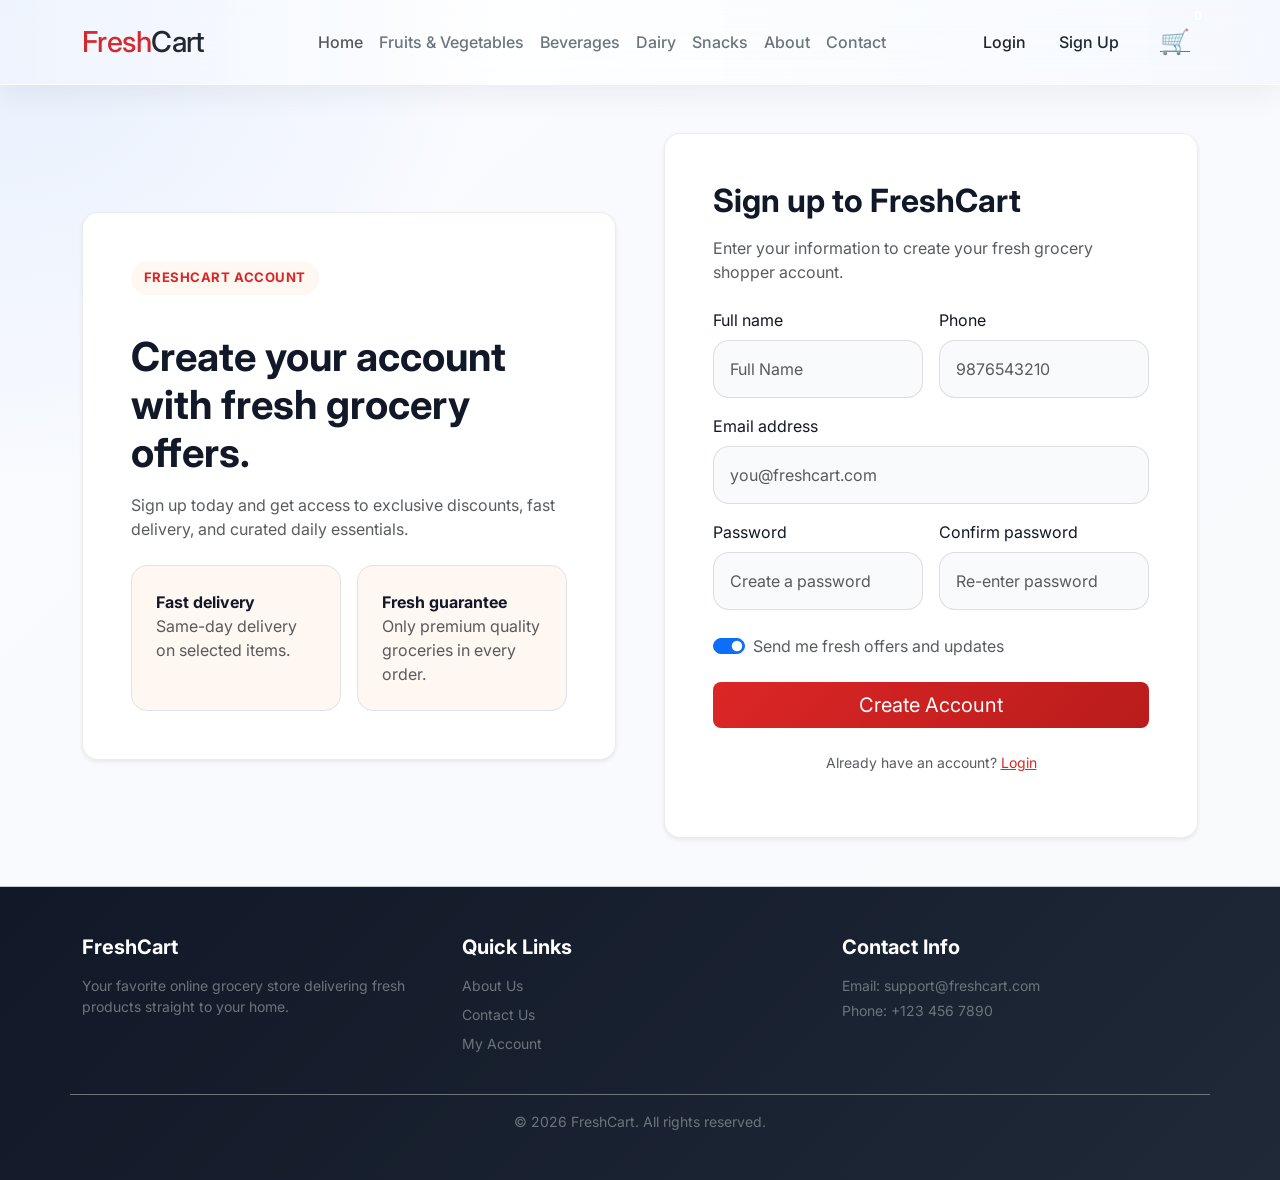
<file: Freshcart/SignUp.html>
<!DOCTYPE html>
<html lang="en">
<head>
    <meta charset="UTF-8">
    <meta name="viewport" content="width=device-width, initial-scale=1.0">
    <title>FreshCart - Sign Up</title>
    <link href="https://cdn.jsdelivr.net/npm/bootstrap@5.3.3/dist/css/bootstrap.min.css" rel="stylesheet">
    <link rel="preconnect" href="https://fonts.googleapis.com">
    <link rel="preconnect" href="https://fonts.gstatic.com" crossorigin>
    <link href="https://fonts.googleapis.com/css2?family=Inter:wght@400;500;600;700;800&display=swap" rel="stylesheet">
    <link rel="stylesheet" href="style.css">
    <link rel="stylesheet" href="Style2.css">
</head>
<body class="bg-light d-flex flex-column min-vh-100 page-shell">
    <nav class="navbar navbar-expand-lg navbar-glass sticky-top py-3">
        <div class="container">
            <a class="navbar-brand fw-bold text-brand fs-3" href="index.html">
                <h1><span class="red">Fresh</span><span class="text-dark">Cart</span></h1>
            </a>
            <button class="navbar-toggler" type="button" data-bs-toggle="collapse" data-bs-target="#navbarNav" aria-controls="navbarNav" aria-expanded="false" aria-label="Toggle navigation">
                <span class="navbar-toggler-icon"></span>
            </button>
            <div class="collapse navbar-collapse" id="navbarNav">
                <ul class="navbar-nav mx-auto mb-2 mb-lg-0 fw-medium">
                    <li class="nav-item">
                        <a class="nav-link text-brand" href="index.html">Home</a>
                    </li>
                    <li class="nav-item">
                        <a class="nav-link text-secondary" href="fruits-vegetable.html">Fruits & Vegetables</a>
                    </li>
                    <li class="nav-item">
                        <a class="nav-link text-secondary" href="beverages.html">Beverages</a>
                    </li>
                    <li class="nav-item">
                        <a class="nav-link text-secondary" href="dairy.html">Dairy</a>
                    </li>
                    <li class="nav-item">
                        <a class="nav-link text-secondary" href="snacks.html">Snacks</a>
                    </li>
                    <li class="nav-item">
                        <a class="nav-link text-secondary" href="about.html">About</a>
                    </li>
                    <li class="nav-item">
                        <a class="nav-link text-secondary" href="contact.html">Contact</a>
                    </li>
                </ul>
                <div class="d-flex align-items-center gap-3">
                    <a href="Login.html" class="nav-link fw-medium text-dark" style="text-decoration: none;">Login</a>
                    <a href="SignUp.html" class="btn btn-brand px-3 py-2 fw-medium">Sign Up</a>
                    <a href="cart.html" class="position-relative p-2 text-secondary">
                        <span class="fs-4">🛒</span>
                        <span class="position-absolute top-0 start-100 translate-middle badge rounded-pill bg-brand text-white">0</span>
                    </a>
                </div>
            </div>
        </div>
    </nav>

    <main class="flex-grow-1">
        <section class="auth-shell d-flex align-items-center py-5">
            <div class="container">
                <div class="row g-5 align-items-center">
                    <div class="col-lg-6">
                        <div class="auth-aside p-5 rounded-4 shadow-sm bg-white">
                            <span class="section-pill">Freshcart account</span>
                            <h1 class="fw-bold display-6 mt-4">Create your account with fresh grocery offers.</h1>
                            <p class="text-muted mt-3 mb-4">Sign up today and get access to exclusive discounts, fast delivery, and curated daily essentials.</p>
                            <div class="d-flex gap-3 flex-wrap">
                                <div class="feature-card p-4 rounded-4 bg-soft border">
                                    <strong>Fast delivery</strong>
                                    <p class="mb-0 text-muted">Same-day delivery on selected items.</p>
                                </div>
                                <div class="feature-card p-4 rounded-4 bg-soft border">
                                    <strong>Fresh guarantee</strong>
                                    <p class="mb-0 text-muted">Only premium quality groceries in every order.</p>
                                </div>
                            </div>
                        </div>
                    </div>
                    <div class="col-lg-6">
                        <div class="auth-card p-4 p-md-5 rounded-4 shadow-sm bg-white">
                            <h2 class="fw-bold mb-3">Sign up to FreshCart</h2>
                            <p class="text-muted mb-4">Enter your information to create your fresh grocery shopper account.</p>
                            <form action="#" method="POST">
                                <div class="row g-3">
                                    <div class="col-md-6">
                                        <label for="fullName" class="form-label">Full name</label>
                                        <input type="text" class="form-control" id="fullName" name="fullName" placeholder="Full Name" required>
                                    </div>
                                    <div class="col-md-6">
                                        <label for="phone" class="form-label">Phone</label>
                                        <input type="tel" class="form-control" id="phone" name="phone" placeholder="9876543210" required>
                                    </div>
                                    <div class="col-12">
                                        <label for="email" class="form-label">Email address</label>
                                        <input type="email" class="form-control" id="email" name="email" placeholder="you@freshcart.com" required>
                                    </div>
                                    <div class="col-md-6">
                                        <label for="password" class="form-label">Password</label>
                                        <input type="password" class="form-control" id="password" name="password" placeholder="Create a password" required>
                                    </div>
                                    <div class="col-md-6">
                                        <label for="confirmPassword" class="form-label">Confirm password</label>
                                        <input type="password" class="form-control" id="confirmPassword" name="confirmPassword" placeholder="Re-enter password" required>
                                    </div>
                                </div>
                                <div class="form-check form-switch my-4">
                                    <input class="form-check-input" type="checkbox" id="offers" checked>
                                    <label class="form-check-label text-muted" for="offers">Send me fresh offers and updates</label>
                                </div>
                                <button type="submit" class="btn btn-brand btn-lg w-100">Create Account</button>
                            </form>
                            <p class="small text-center text-muted mt-4">Already have an account? <a href="Login.html">Login</a></p>
                        </div>
                    </div>
                </div>
            </div>
        </section>
    </main>

    <footer class="footer-shell text-secondary py-5 mt-auto border-top border-secondary-subtle">
        <div class="container mb-4">
            <div class="row g-4">
                <div class="col-md-4">
                    <h5 class="text-white fw-bold mb-3">FreshCart</h5>
                    <p class="small">Your favorite online grocery store delivering fresh products straight to your home.</p>
                </div>
                <div class="col-md-4">
                    <h5 class="text-white fw-bold mb-3">Quick Links</h5>
                    <ul class="list-unstyled small d-flex flex-column gap-2">
                        <li><a href="about.html" class="text-secondary text-decoration-none text-white-hover">About Us</a></li>
                        <li><a href="contact.html" class="text-secondary text-decoration-none text-white-hover">Contact Us</a></li>
                        <li><a href="login.html" class="text-secondary text-decoration-none text-white-hover">My Account</a></li>
                    </ul>
                </div>
                <div class="col-md-4">
                    <h5 class="text-white fw-bold mb-3">Contact Info</h5>
                    <p class="small mb-1">Email: support@freshcart.com</p>
                    <p class="small">Phone: +123 456 7890</p>
                </div>
            </div>
        </div>
        <div class="container text-center border-top border-secondary pt-3 small">
            &copy; 2026 FreshCart. All rights reserved.
        </div>
    </footer>

    <script src="https://cdn.jsdelivr.net/npm/bootstrap@5.3.3/dist/js/bootstrap.bundle.min.js"></script>
</body>
</html>
</file>
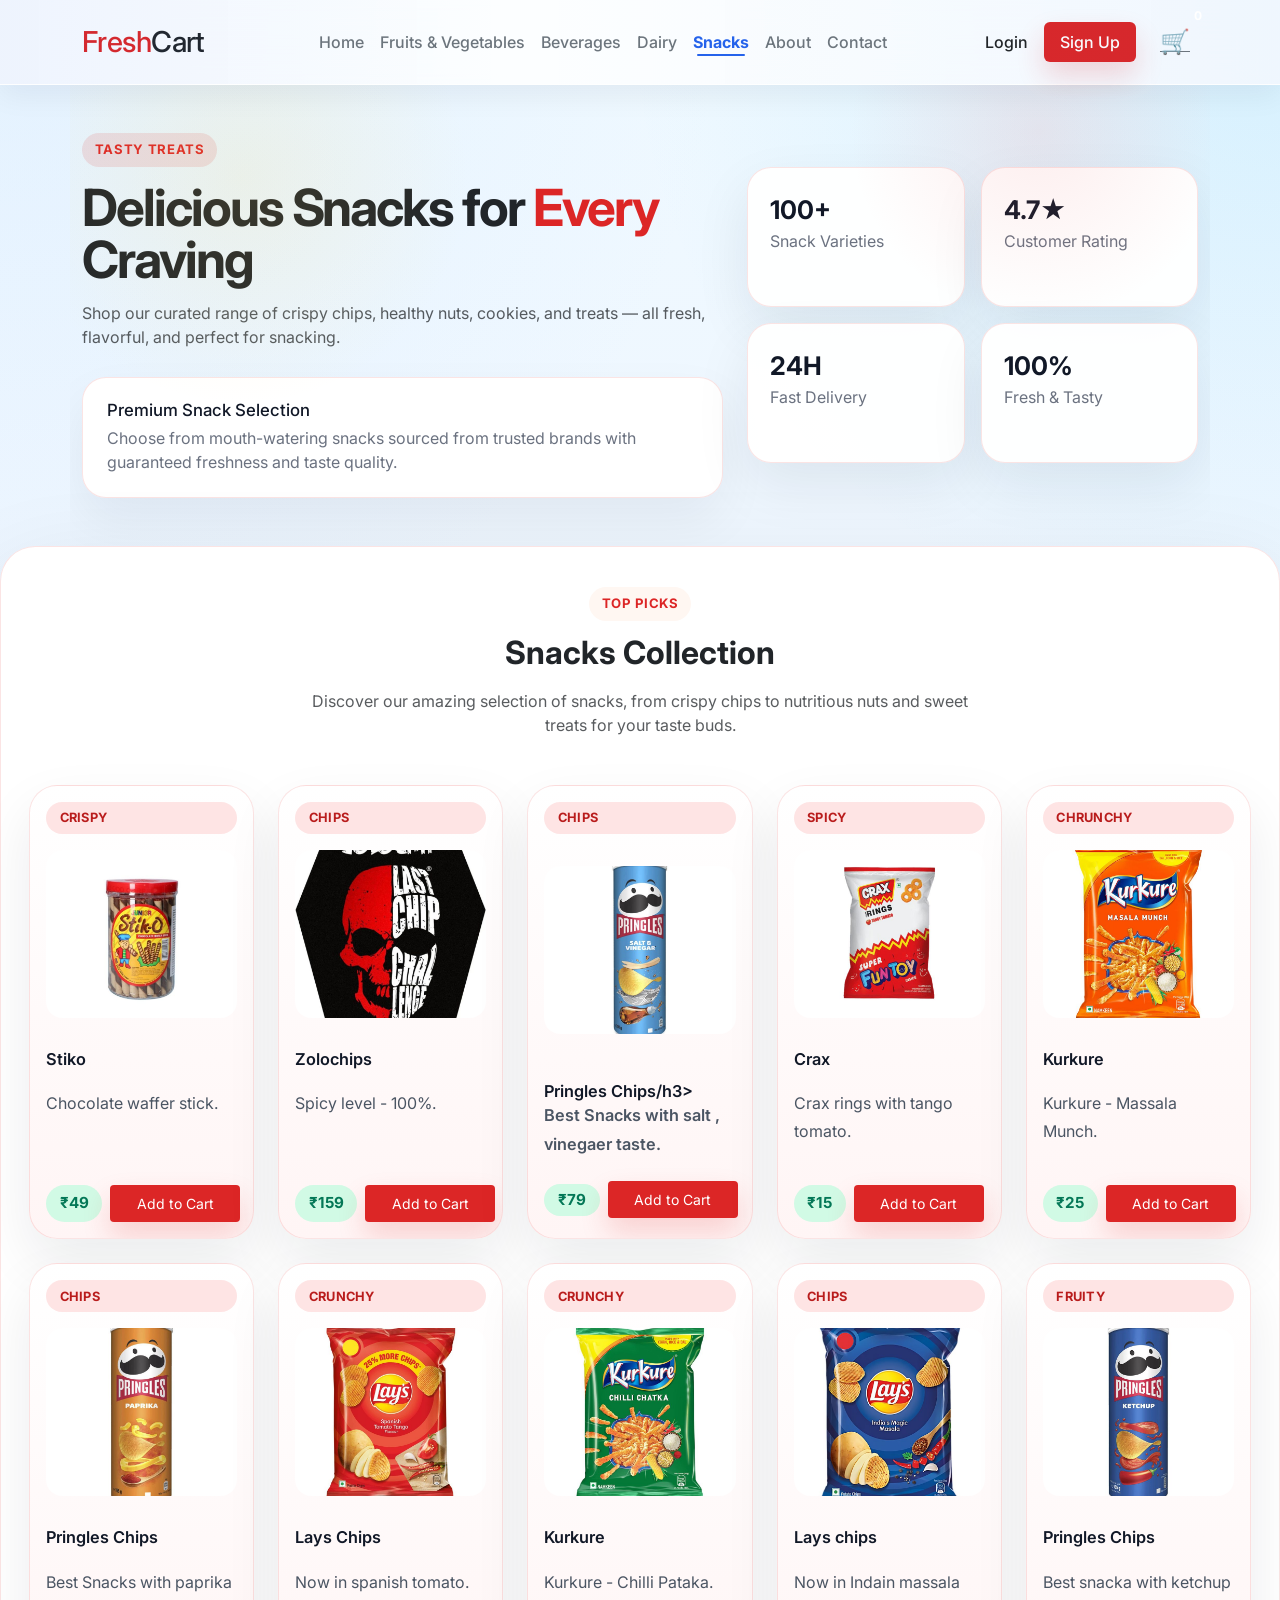
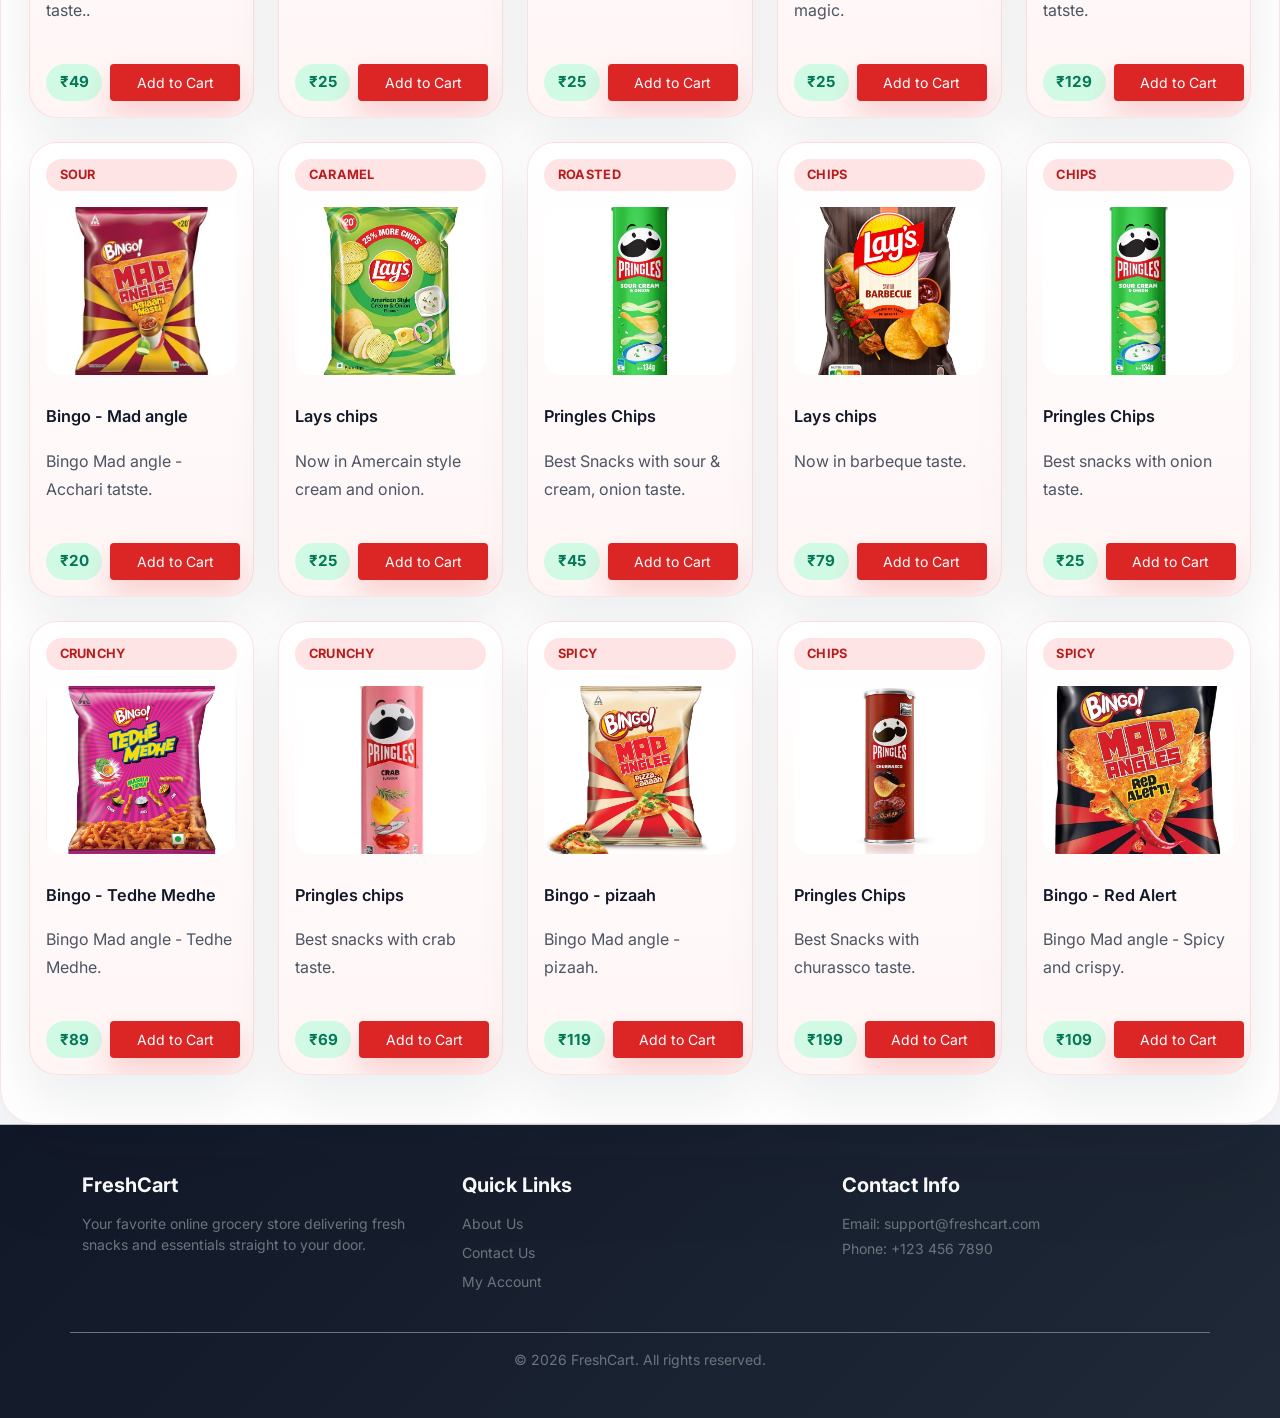
<file: Freshcart/snacks.html>
<!DOCTYPE html>
<html lang="en">
<head>
    <meta charset="UTF-8">
    <meta name="viewport" content="width=device-width, initial-scale=1.0">
    <title>FreshCart - Snacks</title>
    <link href="https://cdn.jsdelivr.net/npm/bootstrap@5.3.3/dist/css/bootstrap.min.css" rel="stylesheet">
    <link rel="preconnect" href="https://fonts.googleapis.com">
    <link rel="preconnect" href="https://fonts.gstatic.com" crossorigin>
    <link href="https://fonts.googleapis.com/css2?family=Inter:wght@400;500;600;700;800&display=swap" rel="stylesheet">
    <link rel="stylesheet" href="style.css">
    <style>
        body {
            background: radial-gradient(circle at top left, rgba(191, 219, 254, 0.24), transparent 22%),
                        radial-gradient(circle at top right, rgba(56, 189, 248, 0.14), transparent 20%),
                        linear-gradient(180deg, #eff9ff 0%, #eef4ff 40%, #ffffff 100%);
            color: #111827;
        }
        .section-hero {
            padding-bottom: 2.5rem;
            position: relative;
            overflow: hidden;
        }
        .section-hero::before {
            content: "";
            position: absolute;
            inset: 0;
            background: radial-gradient(circle at 15% 20%, rgba(252, 211, 77, 0.12), transparent 22%),
                        radial-gradient(circle at 85% 10%, rgba(248, 113, 113, 0.12), transparent 18%);
            pointer-events: none;
        }
        .section-hero .section-pill {
            background: rgba(220, 38, 38, 0.12);
            color: #dc2626;
            font-weight: 700;
            letter-spacing: 0.05em;
        }
        .section-hero h1 {
            font-size: clamp(2.5rem, 4vw, 4.6rem);
            line-height: 1.02;
            letter-spacing: -0.04em;
        }
        .section-hero p {
            max-width: 44rem;
        }
        .hero-highlight {
            margin-top: 1.75rem;
            padding: 1.4rem 1.5rem;
            border-radius: 1.5rem;
            background: rgba(255, 255, 255, 0.96);
            border: 1px solid rgba(220, 38, 38, 0.12);
            box-shadow: 0 22px 50px rgba(15, 23, 42, 0.06);
        }
        .hero-highlight h3 {
            font-size: 1.05rem;
            margin-bottom: 0.35rem;
        }
        .hero-highlight p {
            margin: 0;
            color: #6b7280;
        }
        .stat-card {
            background: rgba(255, 255, 255, 0.95);
            border-radius: 1.5rem;
            border: 1px solid rgba(220, 38, 38, 0.12);
            box-shadow: 0 22px 55px rgba(15, 23, 42, 0.08);
            padding: 1.4rem;
            min-height: 140px;
        }
        .stat-card strong {
            display: block;
            font-size: 1.6rem;
            color: #111827;
        }
        .stat-card span {
            color: #6b7280;
        }
        .product-grid {
            background: rgba(255, 255, 255, 0.96);
            border-radius: 2.2rem;
            padding: 2.5rem 1.75rem 1.5rem;
            box-shadow: 0 32px 100px rgba(15, 23, 42, 0.1);
            border: 1px solid rgba(220, 38, 38, 0.12);
            backdrop-filter: blur(16px);
        }
        .product-card {
            border-radius: 1.75rem;
            border: 1px solid rgba(220, 38, 38, 0.12);
            background: linear-gradient(180deg, #ffffff 0%, #fff5f5 100%);
            box-shadow: 0 24px 55px rgba(15, 23, 42, 0.08);
            transition: transform 0.25s ease, box-shadow 0.25s ease, border-color 0.25s ease;
            display: flex;
            flex-direction: column;
            justify-content: space-between;
            gap: 1rem;
            padding: 1.35rem;
            min-height: 380px;
            overflow: hidden;
        }
        .product-card:hover {
            transform: translateY(-6px);
            box-shadow: 0 28px 50px rgba(15, 23, 42, 0.16);
            border-color: rgba(220, 38, 38, 0.22);
        }
        .product-card img {
            height: 168px;
            object-fit: cover;
            border-radius: 1.25rem;
            width: 100%;
        }
        .product-tag {
            display: inline-flex;
            align-items: center;
            gap: 0.35rem;
            padding: 0.4rem 0.85rem;
            border-radius: 999px;
            background: rgba(254, 226, 226, 0.9);
            color: #b91c1c;
            font-size: 0.8rem;
            font-weight: 700;
            letter-spacing: 0.02em;
            text-transform: uppercase;
        }
        .product-desc {
            color: #4b5563;
            line-height: 1.75;
            min-height: 4rem;
        }
        .product-card h3 {
            font-size: 1.02rem;
        }
        .product-card .btn {
            align-self: flex-end;
            min-width: 130px;
        }
        .price-label {
            display: inline-flex;
            align-items: center;
            justify-content: center;
            background: #d1fae5;
            color: #047857;
            padding: 0.45rem 0.85rem;
            border-radius: 999px;
            font-size: 0.95rem;
            font-weight: 700;
            white-space: nowrap;
        }
        .brand-word {
            color: #dc2626 !important;
        }
        .btn-brand {
            background-color: #dc2626 !important;
            color: white !important;
            border: none !important;
            box-shadow: 0 14px 28px rgba(220, 38, 38, 0.18);
        }
    </style>
</head>
<body class="bg-light d-flex flex-column min-vh-screen page-shell">
    <nav class="navbar navbar-expand-lg navbar-glass sticky-top py-3">
        <div class="container">
            <a class="navbar-brand fw-bold fs-3" href="index.html">
                <h1><span class="brand-word">Fresh</span><span class="text-dark">Cart</span></h1>
            </a>
            <button class="navbar-toggler" type="button" data-bs-toggle="collapse" data-bs-target="#navbarNav" aria-controls="navbarNav" aria-expanded="false" aria-label="Toggle navigation">
                <span class="navbar-toggler-icon"></span>
            </button>
            <div class="collapse navbar-collapse" id="navbarNav">
                <ul class="navbar-nav mx-auto mb-2 mb-lg-0 fw-medium">
                    <li class="nav-item">
                        <a class="nav-link text-secondary" href="index.html">Home</a>
                    </li>
                    <li class="nav-item">
                        <a class="nav-link text-secondary" href="fruits-vegetable.html">Fruits & Vegetables</a>
                    </li>
                    <li class="nav-item">
                        <a class="nav-link text-secondary" href="beverages.html">Beverages</a>
                    </li>
                    <li class="nav-item">
                        <a class="nav-link text-secondary" href="dairy.html">Dairy</a>
                    </li>
                    <li class="nav-item">
                        <a class="nav-link active text-brand" href="snacks.html">Snacks</a>
                    </li>
                    <li class="nav-item">
                        <a class="nav-link text-secondary" href="about.html">About</a>
                    </li>
                    <li class="nav-item">
                        <a class="nav-link text-secondary" href="contact.html">Contact</a>
                    </li>
                </ul>
                <div class="d-flex align-items-center gap-3">
                    <a href="login.html" class="nav-link fw-medium text-dark">Login</a>
                    <a href="signup.html" class="btn btn-brand px-3 py-2 fw-medium">Sign Up</a>
                    <a href="cart.html" class="position-relative p-2 text-secondary">
                        <span class="fs-4">🛒</span>
                        <span class="position-absolute top-0 start-100 translate-middle badge rounded-pill bg-brand text-white">0</span>
                    </a>
                </div>
            </div>
        </div>
    </nav>
    <main class="flex-grow-1">
        <section class="section-hero container py-5">
            <div class="row align-items-center gy-4">
                <div class="col-lg-7">
                    <span class="section-pill">Tasty Treats</span>
                    <h1 class="fw-bold text-dark mb-3">Delicious Snacks for <span style="color: #dc2626;">Every</span> Craving</h1>
                    <p class="text-muted fs-6 mb-4">Shop our curated range of crispy chips, healthy nuts, cookies, and treats — all fresh, flavorful, and perfect for snacking.</p>
                    <div class="hero-highlight">
                        <h3>Premium Snack Selection</h3>
                        <p>Choose from mouth-watering snacks sourced from trusted brands with guaranteed freshness and taste quality.</p>
                    </div>
                </div>
                <div class="col-lg-5">
                    <div class="row g-3">
                        <div class="col-6">
                            <div class="stat-card">
                                <strong>100+</strong>
                                <span>Snack Varieties</span>
                            </div>
                        </div>
                        <div class="col-6">
                            <div class="stat-card">
                                <strong>4.7★</strong>
                                <span>Customer Rating</span>
                            </div>
                        </div>
                        <div class="col-6">
                            <div class="stat-card">
                                <strong>24H</strong>
                                <span>Fast Delivery</span>
                            </div>
                        </div>
                        <div class="col-6">
                            <div class="stat-card">
                                <strong>100%</strong>
                                <span>Fresh & Tasty</span>
                            </div>
                        </div>
                    </div>
                </div>
            </div>
        </section>
        <section id="products" class="product-grid container-fluid pb-5">
            <div class="text-center mb-5">
                <span class="section-pill">Top picks</span>
                <h2 class="text-center fw-bold text-dark mb-3">Snacks Collection</h2>
                <p class="text-muted mx-auto" style="max-width: 680px;">Discover our amazing selection of snacks, from crispy chips to nutritious nuts and sweet treats for your taste buds.</p>
            </div>
            <div class="row row-cols-1 row-cols-sm-2 row-cols-md-3 row-cols-xl-5 g-4">
                <div class="col">
                    <article class="product-card p-3 h-100">
                        <span class="product-tag">Crispy</span>
                        <img src="Images/snacks/stiko.jpeg" alt="Potato Chips" class="img-fluid rounded-4 mb-3">
                        <h3 class="h6 fw-semibold mb-1">Stiko </h3>
                        <p class="product-desc mb-3">Chocolate waffer stick.</p>
                        <div class="d-flex align-items-center gap-2">
                            <span class="price-label">₹49</span>
                            <a href="#" class="btn btn-brand btn-sm px-3 py-2">Add to Cart</a>
                        </div>
                    </article>
                </div>
                <div class="col">
                    <article class="product-card p-3 h-100">
                        <span class="product-tag">Chips</span>
                        <img src="Images/snacks/zolozhip.jpeg" alt="Mixed Nuts" class="img-fluid rounded-4 mb-3">
                        <h3 class="h6 fw-semibold mb-1">Zolochips </h3>
                        <p class="product-desc mb-3">Spicy level - 100%.</p>
                        <div class="d-flex align-items-center gap-2">
                            <span class="price-label">₹159</span>
                            <a href="#" class="btn btn-brand btn-sm px-3 py-2">Add to Cart</a>
                        </div>
                    </article>
                </div>
                <div class="col">
                    <article class="product-card p-3 h-100">
                        <span class="product-tag">Chips</span>
                        <img src="Images/snacks/pringles1.jpeg" alt="Cookies" class="img-fluid rounded-4 mb-3">
                        <h3 class="h6 fw-semibold mb-1">Pringles Chips/h3>
                        <p class="product-desc mb-3">Best Snacks with salt , vinegaer taste.</p>
                        <div class="d-flex align-items-center gap-2">
                            <span class="price-label">₹79</span>
                            <a href="#" class="btn btn-brand btn-sm px-3 py-2">Add to Cart</a>
                        </div>
                    </article>
                </div>
                <div class="col">
                    <article class="product-card p-3 h-100">
                        <span class="product-tag">Spicy</span>
                        <img src="Images/snacks/crax.jpeg" alt="Chili Chips" class="img-fluid rounded-4 mb-3">
                        <h3 class="h6 fw-semibold mb-1">Crax</h3>
                        <p class="product-desc mb-3">Crax rings with tango tomato.</p>
                        <div class="d-flex align-items-center gap-2">
                            <span class="price-label">₹15</span>
                            <a href="#" class="btn btn-brand btn-sm px-3 py-2">Add to Cart</a>
                        </div>
                    </article>
                </div>
                <div class="col">
                    <article class="product-card p-3 h-100">
                        <span class="product-tag">chrunchy</span>
                        <img src="Images/snacks/kurkure1.jpeg" alt="Granola Bar" class="img-fluid rounded-4 mb-3">
                        <h3 class="h6 fw-semibold mb-1">Kurkure </h3>
                        <p class="product-desc mb-3">Kurkure - Massala Munch.</p>
                        <div class="d-flex align-items-center gap-2">
                            <span class="price-label">₹25</span>
                            <a href="#" class="btn btn-brand btn-sm px-3 py-2">Add to Cart</a>
                        </div>
                    </article>
                </div>
                <div class="col">
                    <article class="product-card p-3 h-100">
                        <span class="product-tag">Chips</span>
                        <img src="Images/snacks/pringles2.jpeg" alt="Masala Chips" class="img-fluid rounded-4 mb-3">
                        <h3 class="h6 fw-semibold mb-1">Pringles Chips</h3>
                        <p class="product-desc mb-3">Best Snacks with paprika taste..</p>
                        <div class="d-flex align-items-center gap-2">
                            <span class="price-label">₹49</span>
                            <a href="#" class="btn btn-brand btn-sm px-3 py-2">Add to Cart</a>
                        </div>
                    </article>
                </div>
                <div class="col">
                    <article class="product-card p-3 h-100">
                        <span class="product-tag">Crunchy</span>
                        <img src="Images/snacks/lays1.jpeg" alt="Cornflakes" class="img-fluid rounded-4 mb-3">
                        <h3 class="h6 fw-semibold mb-1">Lays Chips</h3>
                        <p class="product-desc mb-3">Now in spanish tomato.</p>
                        <div class="d-flex align-items-center gap-2">
                            <span class="price-label">₹25</span>
                            <a href="#" class="btn btn-brand btn-sm px-3 py-2">Add to Cart</a>
                        </div>
                    </article>
                </div>
                <div class="col">
                    <article class="product-card p-3 h-100">
                        <span class="product-tag">Crunchy</span>
                        <img src="Images/snacks/kurkure2.jpeg" alt="Roasted Almonds" class="img-fluid rounded-4 mb-3">
                        <h3 class="h6 fw-semibold mb-1">Kurkure</h3>
                        <p class="product-desc mb-3">Kurkure - Chilli Pataka.</p>
                        <div class="d-flex align-items-center gap-2">
                            <span class="price-label">₹25</span>
                            <a href="#" class="btn btn-brand btn-sm px-3 py-2">Add to Cart</a>
                        </div>
                    </article>
                </div>
                <div class="col">
                    <article class="product-card p-3 h-100">
                        <span class="product-tag">Chips</span>
                        <img src="Images/snacks/lays2.jpeg" alt="Cheese Crackers" class="img-fluid rounded-4 mb-3">
                        <h3 class="h6 fw-semibold mb-1">Lays chips</h3>
                        <p class="product-desc mb-3">Now in Indain massala magic.</p>
                        <div class="d-flex align-items-center gap-2">
                            <span class="price-label">₹25</span>
                            <a href="#" class="btn btn-brand btn-sm px-3 py-2">Add to Cart</a>
                        </div>
                    </article>
                </div>
                <div class="col">
                    <article class="product-card p-3 h-100">
                        <span class="product-tag">Fruity</span>
                        <img src="Images/snacks/pringles3.jpeg" alt="Dried Fruits Mix" class="img-fluid rounded-4 mb-3">
                        <h3 class="h6 fw-semibold mb-1">Pringles Chips</h3>
                        <p class="product-desc mb-3">Best snacka with ketchup tatste.</p>
                        <div class="d-flex align-items-center gap-2">
                            <span class="price-label">₹129</span>
                            <a href="#" class="btn btn-brand btn-sm px-3 py-2">Add to Cart</a>
                        </div>
                    </article>
                </div>
                <div class="col">
                    <article class="product-card p-3 h-100">
                        <span class="product-tag">Sour</span>
                        <img src="Images/snacks/bingo1.jpeg" alt="Wafer Biscuits" class="img-fluid rounded-4 mb-3">
                        <h3 class="h6 fw-semibold mb-1">Bingo - Mad angle</h3>
                        <p class="product-desc mb-3">Bingo Mad angle - Acchari tatste.</p>
                        <div class="d-flex align-items-center gap-2">
                            <span class="price-label">₹20</span>
                            <a href="#" class="btn btn-brand btn-sm px-3 py-2">Add to Cart</a>
                        </div>
                    </article>
                </div>
                <div class="col">
                    <article class="product-card p-3 h-100">
                        <span class="product-tag">Caramel</span>
                        <img src="Images/snacks/lays3.jpeg" alt="Popcorn" class="img-fluid rounded-4 mb-3">
                        <h3 class="h6 fw-semibold mb-1">Lays chips</h3>
                        <p class="product-desc mb-3">Now in Amercain style cream and onion.</p>
                        <div class="d-flex align-items-center gap-2">
                            <span class="price-label">₹25</span>
                            <a href="#" class="btn btn-brand btn-sm px-3 py-2">Add to Cart</a>
                        </div>
                    </article>
                </div>
                <div class="col">
                    <article class="product-card p-3 h-100">
                        <span class="product-tag">Roasted</span>
                        <img src="Images/snacks/pringles4.jpeg" alt="Chickpea Snack" class="img-fluid rounded-4 mb-3">
                        <h3 class="h6 fw-semibold mb-1">Pringles  Chips</h3>
                        <p class="product-desc mb-3">Best Snacks with sour & cream, onion taste.</p>
                        <div class="d-flex align-items-center gap-2">
                            <span class="price-label">₹45</span>
                            <a href="#" class="btn btn-brand btn-sm px-3 py-2">Add to Cart</a>
                        </div>
                    </article>
                </div>
                <div class="col">
                    <article class="product-card p-3 h-100">
                        <span class="product-tag">Chips</span>
                        <img src="Images/snacks/lays4.jpeg" alt="Roasted Peanuts" class="img-fluid rounded-4 mb-3">
                        <h3 class="h6 fw-semibold mb-1">Lays chips</h3>
                        <p class="product-desc mb-3">Now in barbeque taste.</p>
                        <div class="d-flex align-items-center gap-2">
                            <span class="price-label">₹79</span>
                            <a href="#" class="btn btn-brand btn-sm px-3 py-2">Add to Cart</a>
                        </div>
                    </article>
                </div>
                <div class="col">
                    <article class="product-card p-3 h-100">
                        <span class="product-tag">Chips</span>
                        <img src="Images/snacks/pringles4.jpeg" alt="Chocolate Chip Cookies" class="img-fluid rounded-4 mb-3">
                        <h3 class="h6 fw-semibold mb-1">Pringles Chips</h3>
                        <p class="product-desc mb-3">Best snacks with onion taste.</p>
                        <div class="d-flex align-items-center gap-2">
                            <span class="price-label">₹25</span>
                            <a href="#" class="btn btn-brand btn-sm px-3 py-2">Add to Cart</a>
                        </div>
                    </article>
                </div>
                <div class="col">
                    <article class="product-card p-3 h-100">
                        <span class="product-tag">Crunchy</span>
                        <img src="Images/snacks/bingo2.jpeg" alt="Salty Mix" class="img-fluid rounded-4 mb-3">
                        <h3 class="h6 fw-semibold mb-1">Bingo - Tedhe Medhe</h3>
                        <p class="product-desc mb-3">Bingo Mad angle - Tedhe Medhe.</p>
                        <div class="d-flex align-items-center gap-2">
                            <span class="price-label">₹89</span>
                            <a href="#" class="btn btn-brand btn-sm px-3 py-2">Add to Cart</a>
                        </div>
                    </article>
                </div>
                <div class="col">
                    <article class="product-card p-3 h-100">
                        <span class="product-tag">Crunchy</span>
                        <img src="Images/snacks/pringles5.jpeg" alt="Sunflower Seeds" class="img-fluid rounded-4 mb-3">
                        <h3 class="h6 fw-semibold mb-1">Pringles chips</h3>
                        <p class="product-desc mb-3">Best snacks with crab taste.</p>
                        <div class="d-flex align-items-center gap-2">
                            <span class="price-label">₹69</span>
                            <a href="#" class="btn btn-brand btn-sm px-3 py-2">Add to Cart</a>
                        </div>
                    </article>
                </div>
                <div class="col">
                    <article class="product-card p-3 h-100">
                        <span class="product-tag">Spicy</span>
                        <img src="Images/snacks/bingo3.jpeg" alt="Berry Mix Granola" class="img-fluid rounded-4 mb-3">
                        <h3 class="h6 fw-semibold mb-1">Bingo - pizaah</h3>
                        <p class="product-desc mb-3">Bingo Mad angle - pizaah.</p>
                        <div class="d-flex align-items-center gap-2">
                            <span class="price-label">₹119</span>
                            <a href="#" class="btn btn-brand btn-sm px-3 py-2">Add to Cart</a>
                        </div>
                    </article>
                </div>
                <div class="col">
                    <article class="product-card p-3 h-100">
                        <span class="product-tag">Chips</span>
                        <img src="Images/snacks/pringles6.jpeg" alt="Organic Cashews" class="img-fluid rounded-4 mb-3">
                        <h3 class="h6 fw-semibold mb-1">Pringles Chips</h3>
                        <p class="product-desc mb-3">Best Snacks with churassco taste.</p>
                        <div class="d-flex align-items-center gap-2">
                            <span class="price-label">₹199</span>
                            <a href="#" class="btn btn-brand btn-sm px-3 py-2">Add to Cart</a>
                        </div>
                    </article>
                </div>
                <div class="col">
                    <article class="product-card p-3 h-100">
                        <span class="product-tag">Spicy</span>
                        <img src="Images/snacks/bingo4.jpeg" alt="Multigrain Crackers" class="img-fluid rounded-4 mb-3">
                        <h3 class="h6 fw-semibold mb-1">Bingo - Red Alert</h3>
                        <p class="product-desc mb-3">Bingo Mad angle - Spicy and crispy.</p>
                        <div class="d-flex align-items-center gap-2">
                            <span class="price-label">₹109</span>
                            <a href="#" class="btn btn-brand btn-sm px-3 py-2">Add to Cart</a>
                        </div>
                    </article>
                </div>
            </div>
        </section>
    </main>
    <footer class="footer-shell text-secondary py-5 mt-auto border-top border-secondary-subtle">
        <div class="container mb-4">
            <div class="row g-4">
                <div class="col-md-4">
                    <h5 class="text-white fw-bold mb-3">FreshCart</h5>
                    <p class="small">Your favorite online grocery store delivering fresh snacks and essentials straight to your door.</p>
                </div>
                <div class="col-md-4">
                    <h5 class="text-white fw-bold mb-3">Quick Links</h5>
                    <ul class="list-unstyled small d-flex flex-column gap-2">
                        <li><a href="about.html" class="text-secondary text-decoration-none text-white-hover">About Us</a></li>
                        <li><a href="contact.html" class="text-secondary text-decoration-none text-white-hover">Contact Us</a></li>
                        <li><a href="login.html" class="text-secondary text-decoration-none text-white-hover">My Account</a></li>
                    </ul>
                </div>
                <div class="col-md-4">
                    <h5 class="text-white fw-bold mb-3">Contact Info</h5>
                    <p class="small mb-1">Email: support@freshcart.com</p>
                    <p class="small">Phone: +123 456 7890</p>
                </div>
            </div>
        </div>
        <div class="container text-center border-top border-secondary pt-3 small">
            &copy; 2026 FreshCart. All rights reserved.
        </div>
    </footer>
    <script src="https://cdn.jsdelivr.net/npm/bootstrap@5.3.3/dist/js/bootstrap.bundle.min.js"></script>
</body>
</html>
</file>
<file: Freshcart/style.css>
/* ==========================================================================
   ADVANCED PREMIUM STYLING FOR FRESHCART
   ========================================================================== */

:root {
    --brand: #dc2626;
    --brand-dark: #b91c1c;
    --ink: #111827;
    --muted: #6b7280;
    --soft: #fff7f2;
}

body {
    font-family: 'Inter', system-ui, -apple-system, BlinkMacSystemFont, 'Segoe UI', sans-serif;
    background:
        radial-gradient(circle at top left, rgba(37, 99, 235, 0.08), transparent 28%),
        linear-gradient(135deg, #f8fbff 0%, #f8fafc 100%);
    color: var(--ink);
}

.page-shell {
    overflow-x: hidden;
}

.navbar-glass {
    background: rgba(255, 255, 255, 0.82);
    backdrop-filter: blur(18px);
    -webkit-backdrop-filter: blur(18px);
    border-bottom: 1px solid rgba(255, 255, 255, 0.6);
    box-shadow: 0 10px 30px rgba(15, 23, 42, 0.06);
    position: relative;
}

.navbar-glass::before {
    content: '';
    position: absolute;
    inset: 0;
    background: linear-gradient(90deg, rgba(37, 99, 235, 0.06), transparent 40%, rgba(37, 99, 235, 0.04));
    pointer-events: none;
}

.navbar-brand h1 {
    margin: 0;
    font-size: 1.8rem;
    letter-spacing: -0.02em;
}

.nav-link {
    position: relative;
    transition: color 0.25s ease;
}

.nav-link::after {
    content: '';
    position: absolute;
    left: 0.75rem;
    bottom: 0.35rem;
    width: 0;
    height: 2px;
    background: #2563eb;
    border-radius: 999px;
    transition: width 0.25s ease;
}
.nav-link:hover::after,
.nav-link:focus::after {
    width: calc(100% - 1.5rem);
}

.nav-link:hover,
.nav-link:focus {
    color: #2563eb !important;
    text-shadow: 0 0 12px rgba(37, 99, 235, 0.16);
}

.navbar .d-flex > a[href="login.html"]::after,
.navbar .d-flex > a[href="login.html"]:hover::after,
.navbar .d-flex > a[href="login.html"]:focus::after {
    display: none !important;
    width: 0 !important;
    height: 0 !important;
    background: transparent !important;
}

.nav-item .nav-link.active,
.nav-link.active {
    color: #2563eb !important;
    font-weight: 700;
}

.nav-item .nav-link.active::after,
.nav-link.active::after {
    width: calc(100% - 1.5rem);
}

.hero-section {
    position: relative;
    background: linear-gradient(135deg, rgba(239, 246, 255, 0.96), rgba(255, 255, 255, 0.92));
    border-bottom: 1px solid rgba(37, 99, 235, 0.1);
}

.hero-orb {
    position: absolute;
    border-radius: 50%;
    filter: blur(60px);
    opacity: 0.35;
    animation: float 8s ease-in-out infinite;
    z-index: 0;
}

.orb-one {
    width: 240px;
    height: 240px;
    background: #fda4af;
    top: -50px;
    left: -60px;
}

.orb-two {
    width: 280px;
    height: 280px;
    background: #fdba74;
    right: -80px;
    bottom: -40px;
    animation-delay: -3.5s;
}

.hero-content,
.hero-visual {
    position: relative;
    z-index: 2;
}

.hero-badge {
    display: inline-flex;
    align-items: center;
    gap: 0.35rem;
    padding: 0.45rem 0.8rem;
    margin-bottom: 1rem;
    border-radius: 999px;
    background: rgba(255, 255, 255, 0.8);
    border: 1px solid rgba(220, 38, 38, 0.12);
    color: var(--brand);
    font-size: 0.9rem;
    font-weight: 600;
    box-shadow: 0 8px 24px rgba(15, 23, 42, 0.04);
}

.hero-title {
    font-size: clamp(2.1rem, 4vw, 3.5rem);
    line-height: 1.08;
    letter-spacing: -0.03em;
}

.hero-cta {
    box-shadow: 0 14px 30px rgba(37, 99, 235, 0.18);
    background: linear-gradient(135deg, #2563eb 0%, #3b82f6 100%) !important;
    border: none;
    transition: transform 0.25s ease, box-shadow 0.25s ease;
}

.hero-cta:hover {
    transform: translateY(-3px);
    box-shadow: 0 16px 36px rgba(37, 99, 235, 0.24);
}

.hero-stats {
    display: flex;
    flex-wrap: wrap;
    gap: 0.85rem;
    margin-top: 1.25rem;
}

.hero-stat {
    min-width: 120px;
    padding: 0.8rem 0.95rem;
    border-radius: 1rem;
    background: rgba(255, 255, 255, 0.85);
    border: 1px solid rgba(15, 23, 42, 0.06);
    box-shadow: 0 10px 24px rgba(15, 23, 42, 0.05);
}

.hero-stat strong {
    display: block;
    font-size: 1rem;
    color: var(--ink);
}

.hero-stat span {
    font-size: 0.86rem;
    color: var(--muted);
}

.hero-visual {
    padding: 0.8rem;
}

.hero-glow {
    position: absolute;
    inset: 8% 5% auto auto;
    width: 72%;
    height: 72%;
    background: radial-gradient(circle, rgba(220, 38, 38, 0.16), transparent 60%);
    filter: blur(24px);
}

.hero-image {
    width: 100%;
    height: 420px;
    object-fit: cover;
    position: relative;
    z-index: 2;
    border: 8px solid rgba(255, 255, 255, 0.9);
    box-shadow: 0 24px 60px rgba(15, 23, 42, 0.16);
}

.floating-card {
    position: absolute;
    left: 1.2rem;
    bottom: 1.2rem;
    z-index: 3;
    padding: 0.95rem 1.1rem;
    border-radius: 1rem;
    background: rgba(255, 255, 255, 0.94);
    backdrop-filter: blur(12px);
    box-shadow: 0 14px 32px rgba(15, 23, 42, 0.14);
}

.section-pill {
    display: inline-flex;
    align-items: center;
    padding: 0.45rem 0.8rem;
    margin-bottom: 0.85rem;
    border-radius: 999px;
    background: var(--soft);
    color: var(--brand);
    font-weight: 700;
    font-size: 0.82rem;
    letter-spacing: 0.04em;
    text-transform: uppercase;
}

.category-card {
    background: rgba(255, 255, 255, 0.7) !important;
    backdrop-filter: blur(12px);
    -webkit-backdrop-filter: blur(12px);
    border: 1px solid rgba(0, 0, 0, 0.055) !important;
    border-radius: 1rem !important;
    box-shadow: 0 10px 24px rgba(15, 23, 42, 0.06) !important;
    position: relative;
    overflow: hidden;
    z-index: 1;
    transition: cubic-bezier(0.25, 0.8, 0.25, 1) 0.4s !important;
}

.category-card .fs-1 {
    display: inline-block;
    font-size: 2.75rem !important;
    margin-bottom: 1.1rem;
    transition: transform 0.5s cubic-bezier(0.175, 0.885, 0.32, 1.275);
}

.category-card .card-title {
    font-weight: 700 !important;
    letter-spacing: -0.01em;
    color: #1f2937 !important;
    transition: color 0.3s ease;
}

.category-card:hover {
    transform: translateY(-10px) scale(1.02);
    border-color: rgba(220, 38, 38, 0.25) !important;
    box-shadow: 0 22px 34px rgba(15, 23, 42, 0.1), 0 0 28px rgba(220, 38, 38, 0.12) !important;
}

.category-card:hover .card-title {
    color: var(--brand) !important;
}

.category-card:hover .fs-1 {
    transform: scale(1.18) rotate(-6deg) translateY(-4px);
}

.category-card::before {
    content: '';
    position: absolute;
    inset: -50% auto auto -50%;
    width: 200%;
    height: 200%;
    background: radial-gradient(circle, rgba(220, 38, 38, 0.04) 0%, transparent 70%);
    opacity: 0;
    transform: scale(0.5);
    transition: opacity 0.5s ease, transform 0.5s ease;
    z-index: -1;
    pointer-events: none;
}

.category-card:hover::before {
    opacity: 1;
    transform: scale(1);
}

.footer-shell {
    background: linear-gradient(135deg, #111827 0%, #1f2937 100%);
}

.text-white-hover {
    transition: color 0.2s ease;
}

.text-white-hover:hover {
    color: white !important;
}

@keyframes float {
    0%,
    100% {
        transform: translateY(0px);
    }
    50% {
        transform: translateY(-12px);
    }
}
</file>
<file: Freshcart/Style2.css>
*{
    margin:0;
    padding: 0;
    box-sizing: border-box;
}
.btn-brand:hover{
    color: white;
    box-shadow: #fa2c2c4f 0px 4px 20px 0px;
    background-color: #f32b2bea;
}

.auth-shell {
    min-height: calc(100vh - 160px);
}

.auth-card,
.auth-aside {
    border: 1px solid rgba(15, 23, 42, 0.08);
    transition: transform 0.35s ease, box-shadow 0.35s ease, border-color 0.35s ease;
}


.auth-aside {
    background: rgba(255, 255, 255, 0.96);
}

.auth-card {
    background: #ffffff;
}
.red{
    color: #dc2626;
}

.auth-card:hover,
.auth-aside:hover {
    transform: translateY(-4px);
    box-shadow: 0 18px 40px rgba(220, 38, 38, 0.12);
    border-color: rgba(220, 38, 38, 0.2);
}

.auth-card .form-control {
    border-radius: 1rem;
    padding: 1rem 1rem;
    border: 1px solid rgba(15, 23, 42, 0.12);
    background: #f9fafb;
    transition: border-color 0.25s ease, box-shadow 0.25s ease, transform 0.25s ease;
}

.auth-card .form-control:focus {
    border-color: rgba(220, 38, 38, 0.7);
    box-shadow: 0 0 0 0.15rem rgba(220, 38, 38, 0.12);
    transform: translateY(-1px);
}

.auth-card .btn-brand {
    background: linear-gradient(135deg, #dc2626 0%, #b91c1c 100%);
    border: none;
    color: #ffffff;
    transition: transform 0.25s ease, box-shadow 0.25s ease, background 0.25s ease;
}

.auth-card .btn-brand:hover {
    background: linear-gradient(135deg, #b91c1c 0%, #991b1b 100%);
    color: #ffffff;
    transform: translateY(-2px) scale(1.01);
    box-shadow: 0 12px 24px rgba(220, 38, 38, 0.2);
}

.auth-card a {
    color: #dc2626;
    transition: color 0.25s ease;
}

.auth-card a:hover,
.auth-card a:focus {
    color: #b91c1c;
}

.feature-card {
    flex: 1 1 180px;
    min-width: 180px;
    transition: transform 0.3s ease, box-shadow 0.3s ease;
}

.feature-card:hover {
    transform: translateY(-3px);
    box-shadow: 0 10px 20px rgba(220, 38, 38, 0.1);
}

.bg-soft {
    background: #fff7f2;
}

.text-white-hover:hover,
.text-white-hover:focus {
    color: #ffffff !important;
}

@keyframes fadeUp {
    from {
        opacity: 0;
        transform: translateY(14px);
    }
    to {
        opacity: 1;
        transform: translateY(0);
    }
}

.auth-card,
.auth-aside,
.feature-card {
    animation: fadeUp 0.6s ease both;
}

@media (max-width: 767px) {
    .auth-shell {
        min-height: auto;
        padding-top: 2rem;
        padding-bottom: 2rem;
    }
}
</file>
